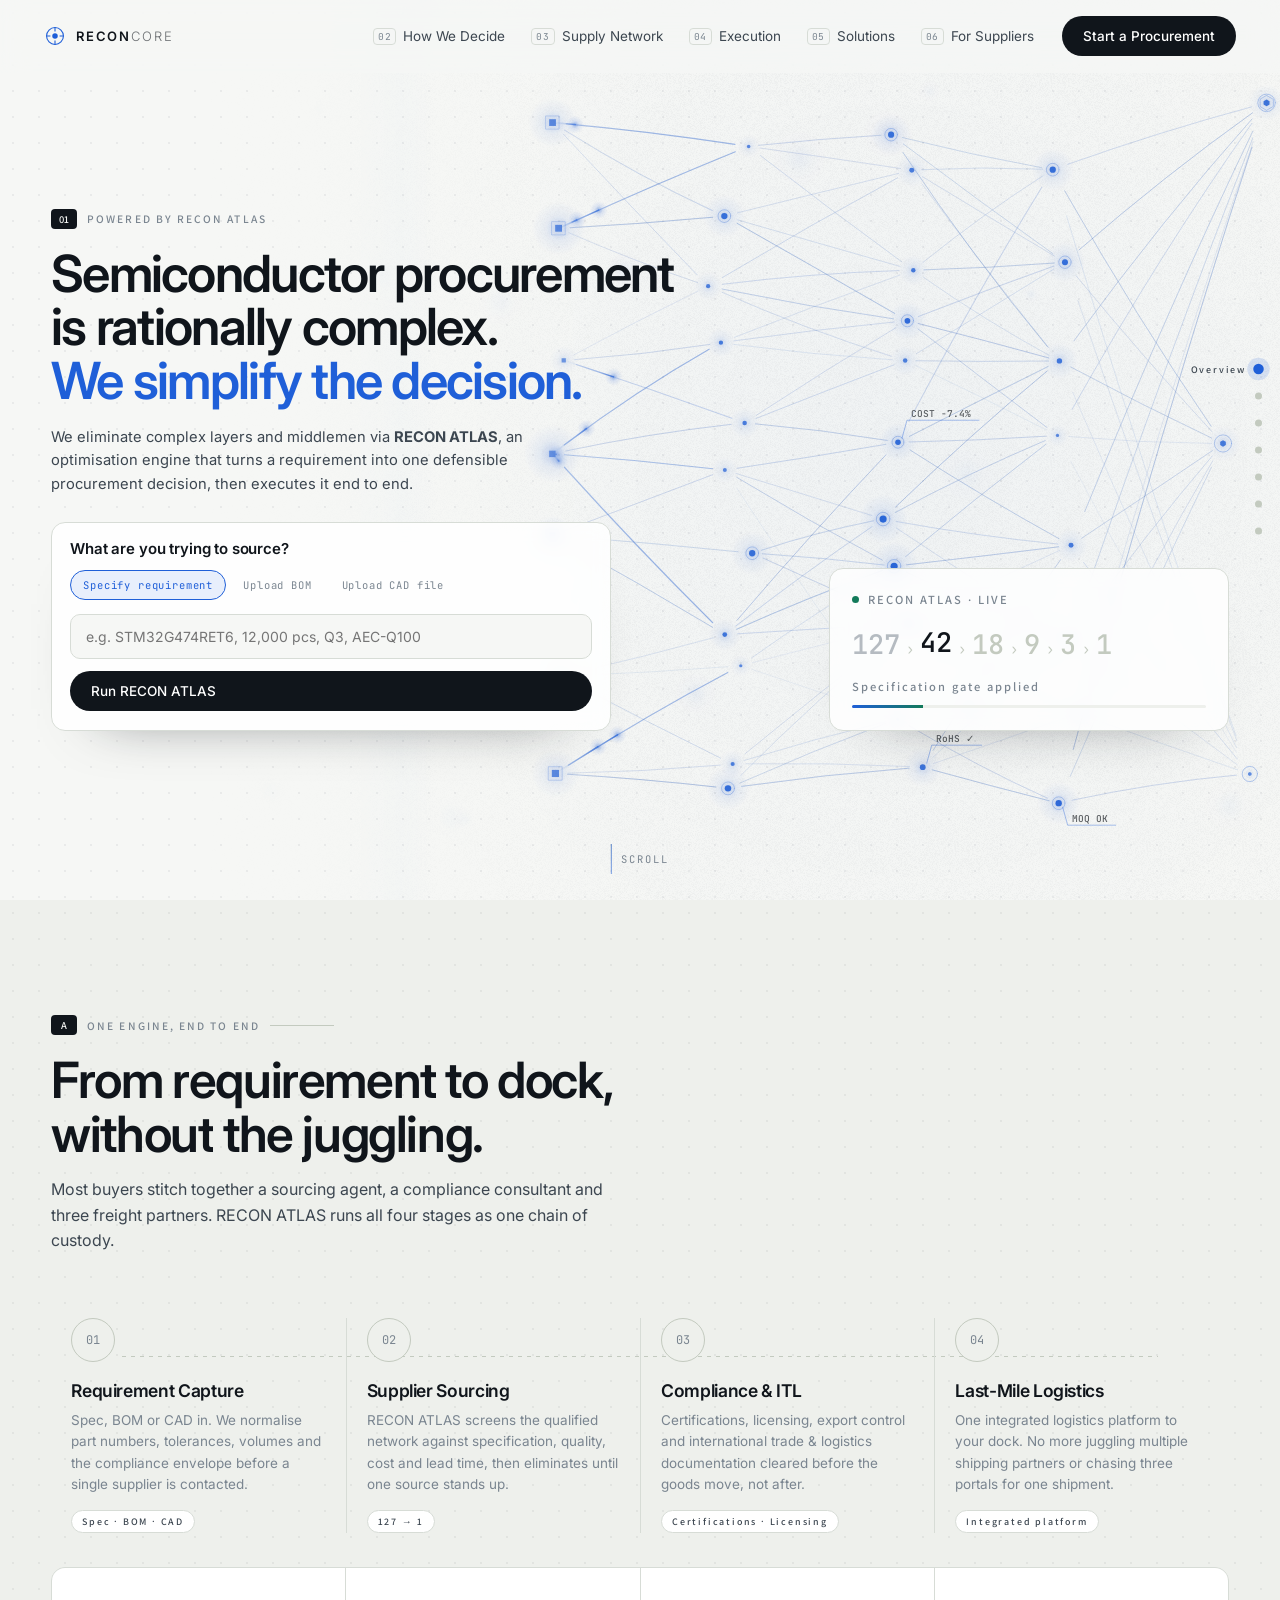
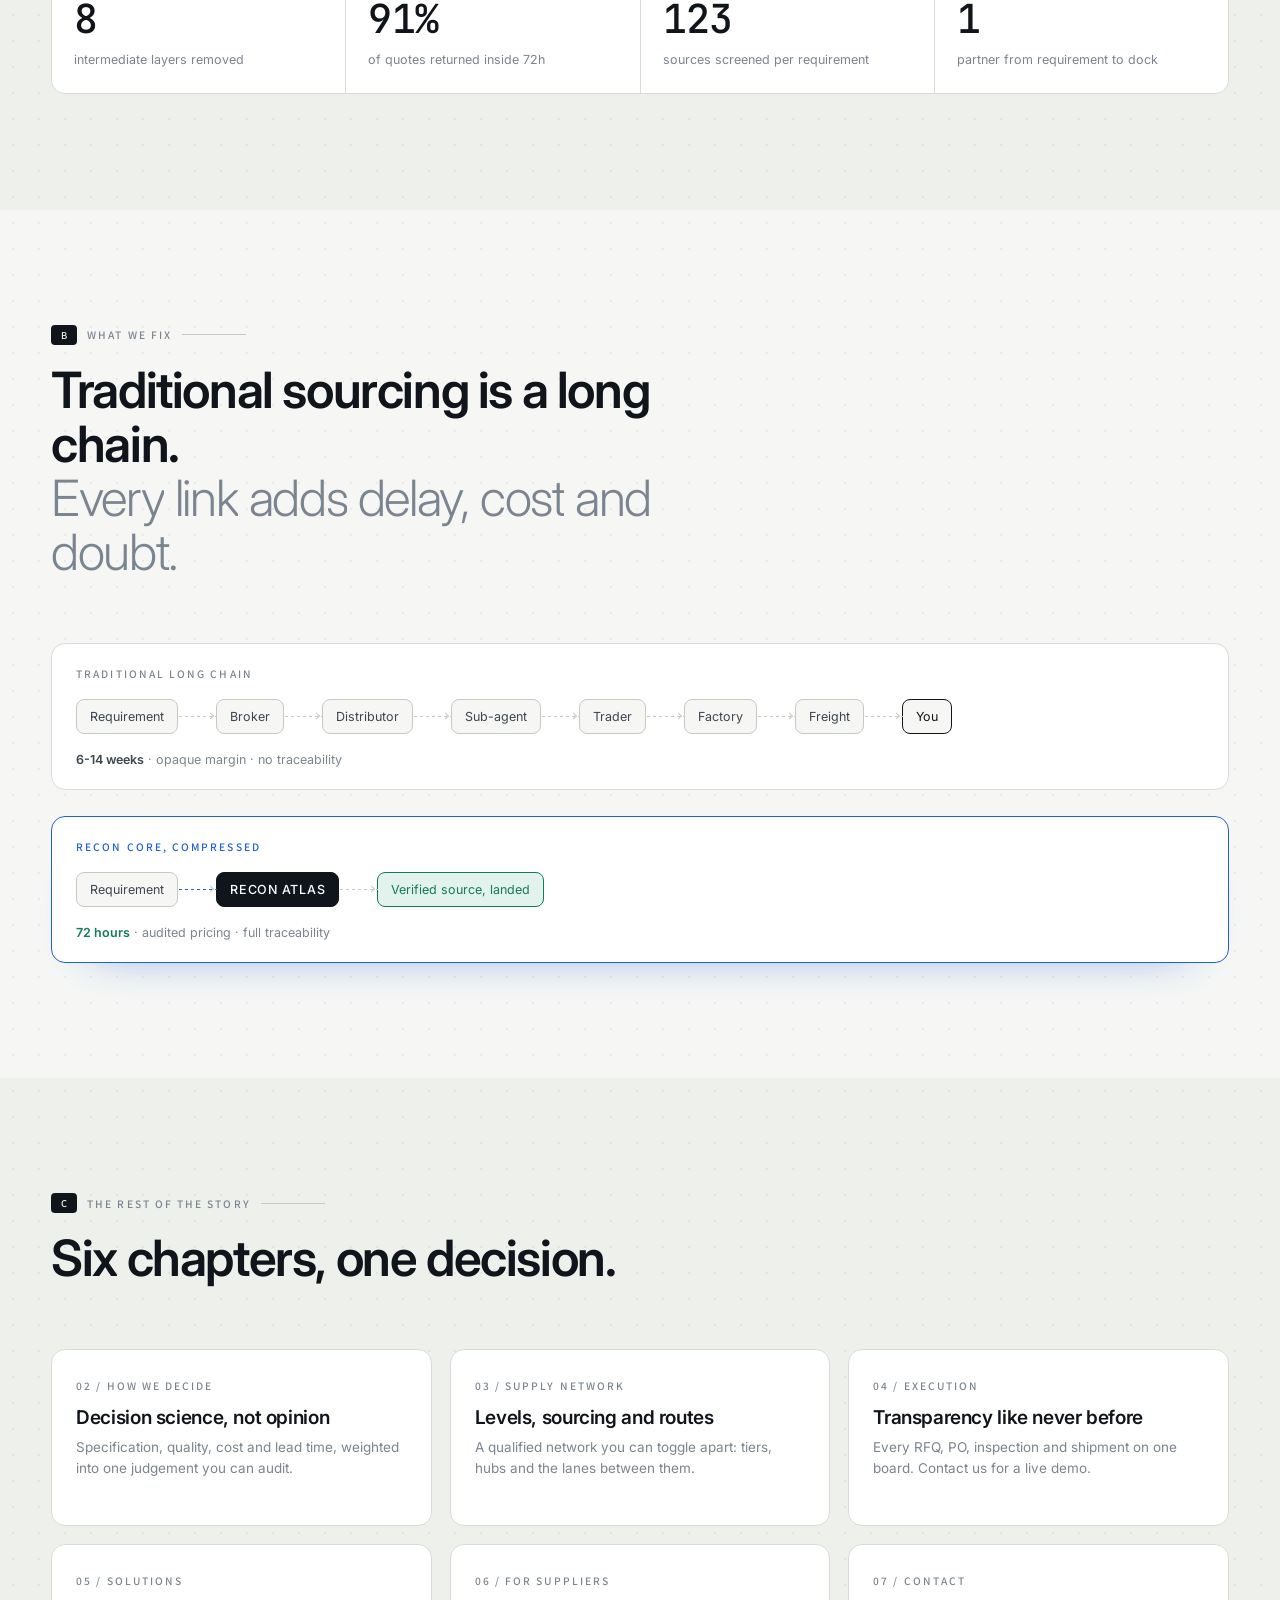
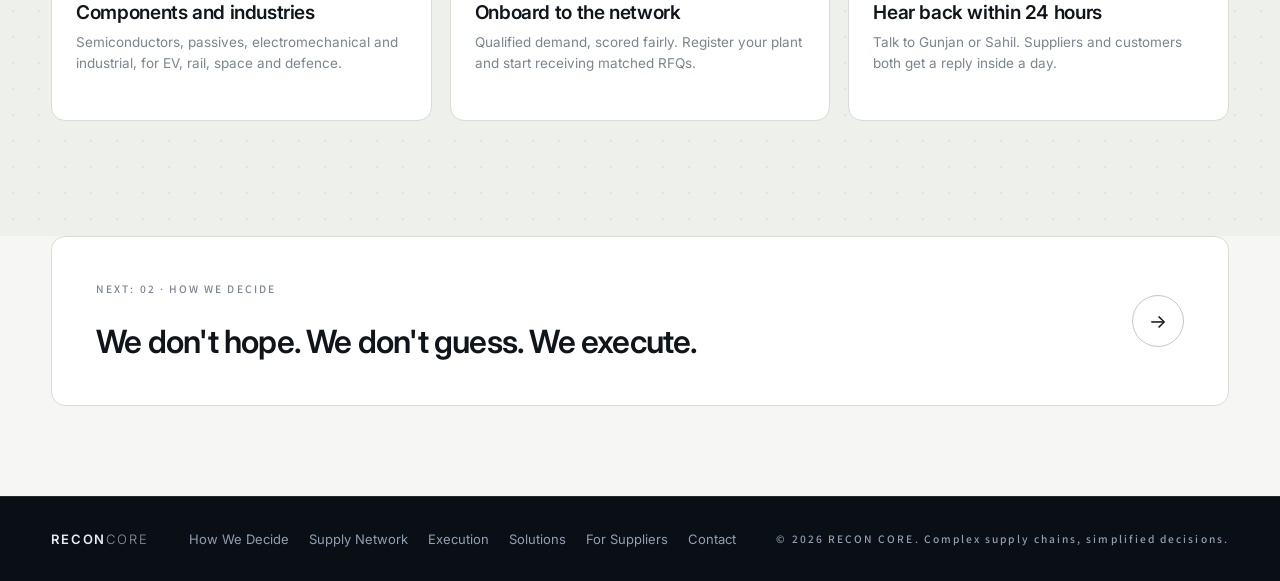
<file: index.html>
<!DOCTYPE html>
<html lang="en">
<head>
<meta charset="UTF-8" />
<meta name="viewport" content="width=device-width, initial-scale=1" />
<title>RECON CORE | Semiconductor procurement, simplified into a decision</title>
<meta name="description" content="RECON CORE eliminates complex layers and middlemen via RECON ATLAS, an optimisation engine for your procurement decisions." />
<link rel="icon" href="favicon.svg" type="image/svg+xml" />
<meta property="og:type" content="website" />
<meta property="og:site_name" content="RECON CORE" />
<meta property="og:title" content="RECON CORE | Semiconductor procurement, simplified into a decision" />
<meta property="og:description" content="RECON CORE eliminates complex layers and middlemen via RECON ATLAS, an optimisation engine for your procurement decisions." />
<meta name="twitter:card" content="summary_large_image" />
<meta name="twitter:title" content="RECON CORE | Semiconductor procurement, simplified into a decision" />
<meta name="twitter:description" content="RECON CORE eliminates complex layers and middlemen via RECON ATLAS, an optimisation engine for your procurement decisions." />
<meta name="theme-color" content="#0a0f16" />
<link rel="preconnect" href="https://fonts.googleapis.com" />
<link rel="preconnect" href="https://fonts.gstatic.com" crossorigin />
<link href="https://fonts.googleapis.com/css2?family=Assistant:wght@300;400;500;600;700&family=Inter:wght@300;400;500;600;700&family=JetBrains+Mono:wght@400;500&display=swap" rel="stylesheet" />
<link rel="stylesheet" href="css/styles.css" />
<link rel="stylesheet" href="css/shell.css" />
<link rel="stylesheet" href="css/motion.css" />
<link rel="stylesheet" href="css/polish.css" />
<link rel="stylesheet" href="css/type.css" />
</head>
<body data-page="home">

<!-- ============== HERO ============== -->
<section class="hero" id="hero">
  <canvas id="heroNet" class="hero__canvas" aria-hidden="true"></canvas>
  <div class="hero__inner">
    <div class="hero__copy">
      <p class="eyebrow"><span class="eyebrow__num">01</span> Powered by RECON ATLAS</p>
      <h1 class="hero__title">
        <span class="line"><span>Semiconductor procurement</span></span>
        <span class="line"><span>is rationally complex.</span></span>
        <span class="line line--accent"><span>We simplify the decision.</span></span>
      </h1>
      <p class="hero__sub">We eliminate complex layers and middlemen via <b>RECON ATLAS</b>, an optimisation engine that turns a requirement into one defensible procurement decision, then executes it end to end.</p>

      <!-- source intake: three ways in -->
      <div class="intake" id="intake">
        <div class="intake__head">What are you trying to source?</div>
        <div class="intake__tabs" role="tablist">
          <button class="intake__tab is-on" data-mode="spec" type="button" role="tab">Specify requirement</button>
          <button class="intake__tab" data-mode="bom" type="button" role="tab">Upload BOM</button>
          <button class="intake__tab" data-mode="cad" type="button" role="tab">Upload CAD file</button>
        </div>
        <form class="intake__body" id="intakeForm">
          <div class="intake__pane is-on" data-pane="spec">
            <input type="text" id="intakeSpec" placeholder="e.g. STM32G474RET6, 12,000 pcs, Q3, AEC-Q100" aria-label="Specify your requirement" />
          </div>
          <div class="intake__pane" data-pane="bom">
            <label class="drop" for="bomFile"><b>Drop your BOM</b><span>.csv, .xlsx or .txt. We parse line items and screen every part</span></label>
            <input type="file" id="bomFile" class="visually-hidden" />
          </div>
          <div class="intake__pane" data-pane="cad">
            <label class="drop" for="cadFile"><b>Drop your CAD file</b><span>.step, .iges or .dxf. We extract the spec envelope and match manufacturing</span></label>
            <input type="file" id="cadFile" class="visually-hidden" />
          </div>
          <button class="btn btn--solid" type="submit">Run RECON ATLAS</button>
        </form>
        <div class="intake__out" id="intakeOut" aria-live="polite"></div>
      </div>
    </div>

    <aside class="elim" id="elim" aria-label="Elimination sequence">
      <div class="elim__head"><span class="dot dot--live"></span><span>RECON ATLAS &middot; LIVE</span></div>
      <div class="elim__track" id="elimTrack">
        <span class="elim__n">127</span><i>&rsaquo;</i>
        <span class="elim__n">42</span><i>&rsaquo;</i>
        <span class="elim__n">18</span><i>&rsaquo;</i>
        <span class="elim__n">9</span><i>&rsaquo;</i>
        <span class="elim__n">3</span><i>&rsaquo;</i>
        <span class="elim__n elim__n--final">1</span>
      </div>
      <div class="elim__status" id="elimStatus">Scanning viable sources</div>
      <div class="elim__bar"><div class="elim__bar-fill" id="elimBar"></div></div>
    </aside>
  </div>
  <div class="hero__scroll" aria-hidden="true"><span></span>scroll</div>
</section>

<!-- ============== THE FLOW ============== -->
<section class="section section--paper" id="flow">
  <div class="wrap">
    <header class="sec-head reveal">
      <p class="eyebrow"><span class="eyebrow__num">A</span> One engine, end to end</p>
      <h2 class="sec-title">From requirement to dock, without the juggling.</h2>
      <p class="sec-sub">Most buyers stitch together a sourcing agent, a compliance consultant and three freight partners. RECON ATLAS runs all four stages as one chain of custody.</p>
    </header>

    <div class="flowline reveal" id="flowline">
      <article class="stage" data-stage="1">
        <span class="stage__n">01</span>
        <h3>Requirement Capture</h3>
        <p>Spec, BOM or CAD in. We normalise part numbers, tolerances, volumes and the compliance envelope before a single supplier is contacted.</p>
        <span class="stage__tag">Spec &middot; BOM &middot; CAD</span>
      </article>
      <article class="stage" data-stage="2">
        <span class="stage__n">02</span>
        <h3>Supplier Sourcing</h3>
        <p>RECON ATLAS screens the qualified network against specification, quality, cost and lead time, then eliminates until one source stands up.</p>
        <span class="stage__tag">127 &rarr; 1</span>
      </article>
      <article class="stage" data-stage="3">
        <span class="stage__n">03</span>
        <h3>Compliance &amp; ITL</h3>
        <p>Certifications, licensing, export control and international trade &amp; logistics documentation cleared before the goods move, not after.</p>
        <span class="stage__tag">Certifications &middot; Licensing</span>
      </article>
      <article class="stage" data-stage="4">
        <span class="stage__n">04</span>
        <h3>Last-Mile Logistics</h3>
        <p>One integrated logistics platform to your dock. No more juggling multiple shipping partners or chasing three portals for one shipment.</p>
        <span class="stage__tag">Integrated platform</span>
      </article>
    </div>

    <div class="stat-strip reveal">
      <div class="stat"><b data-count="8">0</b><span>intermediate layers removed</span></div>
      <div class="stat"><b data-count="94" data-suffix="%">0</b><span>of quotes returned inside 72h</span></div>
      <div class="stat"><b data-count="127">0</b><span>sources screened per requirement</span></div>
      <div class="stat"><b data-count="1">0</b><span>partner from requirement to dock</span></div>
    </div>
  </div>
</section>

<!-- ============== THE PROBLEM (teaser) ============== -->
<section class="section" id="problem">
  <div class="wrap">
    <header class="sec-head reveal">
      <p class="eyebrow"><span class="eyebrow__num">B</span> What we fix</p>
      <h2 class="sec-title">Traditional sourcing is a long chain.<br /><span class="muted">Every link adds delay, cost and doubt.</span></h2>
    </header>

    <div class="chain reveal" id="chain">
      <div class="chain__row">
        <div class="chain__label">TRADITIONAL LONG CHAIN</div>
        <div class="chain__nodes">
          <div class="cnode"><span>Requirement</span></div>
          <div class="cnode"><span>Broker</span></div>
          <div class="cnode"><span>Distributor</span></div>
          <div class="cnode"><span>Sub-agent</span></div>
          <div class="cnode"><span>Trader</span></div>
          <div class="cnode"><span>Factory</span></div>
          <div class="cnode"><span>Freight</span></div>
          <div class="cnode cnode--end"><span>You</span></div>
        </div>
        <div class="chain__meta"><b>6-14 weeks</b> &middot; opaque margin &middot; no traceability</div>
      </div>
      <div class="chain__row chain__row--core">
        <div class="chain__label">RECON CORE, COMPRESSED</div>
        <div class="chain__nodes chain__nodes--short">
          <div class="cnode"><span>Requirement</span></div>
          <div class="cnode cnode--core"><span>RECON ATLAS</span></div>
          <div class="cnode cnode--end"><span>Verified source, landed</span></div>
        </div>
        <div class="chain__meta chain__meta--core"><b>72 hours</b> &middot; audited pricing &middot; full traceability</div>
      </div>
    </div>
  </div>
</section>

<!-- ============== CHAPTER INDEX ============== -->
<section class="section section--paper" id="chapters">
  <div class="wrap">
    <header class="sec-head reveal">
      <p class="eyebrow"><span class="eyebrow__num">C</span> The rest of the story</p>
      <h2 class="sec-title">Six chapters, one decision.</h2>
    </header>
    <div class="paths reveal">
      <a class="pathcard" href="how-we-decide.html">
        <span class="pathcard__n">02 / HOW WE DECIDE</span>
        <h3>Decision science, not opinion</h3>
        <p>Specification, quality, cost and lead time, weighted into one judgement you can audit.</p>
        <span class="pathcard__line"></span>
      </a>
      <a class="pathcard" href="supply-network.html">
        <span class="pathcard__n">03 / SUPPLY NETWORK</span>
        <h3>Levels, sourcing and routes</h3>
        <p>A qualified network you can toggle apart: tiers, hubs and the lanes between them.</p>
        <span class="pathcard__line"></span>
      </a>
      <a class="pathcard" href="execution.html">
        <span class="pathcard__n">04 / EXECUTION</span>
        <h3>Transparency like never before</h3>
        <p>Every RFQ, PO, inspection and shipment on one board. Contact us for a live demo.</p>
        <span class="pathcard__line"></span>
      </a>
      <a class="pathcard" href="solutions.html">
        <span class="pathcard__n">05 / SOLUTIONS</span>
        <h3>Components and industries</h3>
        <p>Semiconductors, passives, electromechanical and industrial, for EV, rail, space and defence.</p>
        <span class="pathcard__line"></span>
      </a>
      <a class="pathcard" href="suppliers.html">
        <span class="pathcard__n">06 / FOR SUPPLIERS</span>
        <h3>Onboard to the network</h3>
        <p>Qualified demand, scored fairly. Register your plant and start receiving matched RFQs.</p>
        <span class="pathcard__line"></span>
      </a>
      <a class="pathcard" href="contact.html">
        <span class="pathcard__n">07 / CONTACT</span>
        <h3>Hear back within 24 hours</h3>
        <p>Talk to Gunjan or Sahil. Suppliers and customers both get a reply inside a day.</p>
        <span class="pathcard__line"></span>
      </a>
    </div>
  </div>
</section>

<script src="js/hero-network.js"></script>
<script src="js/decision-tree.js"></script>
<script src="js/supply-map.js"></script>
<script src="js/shell.js"></script>
<script src="js/pages.js"></script>
<script src="js/motion.js"></script>
</body>
</html>
</file>
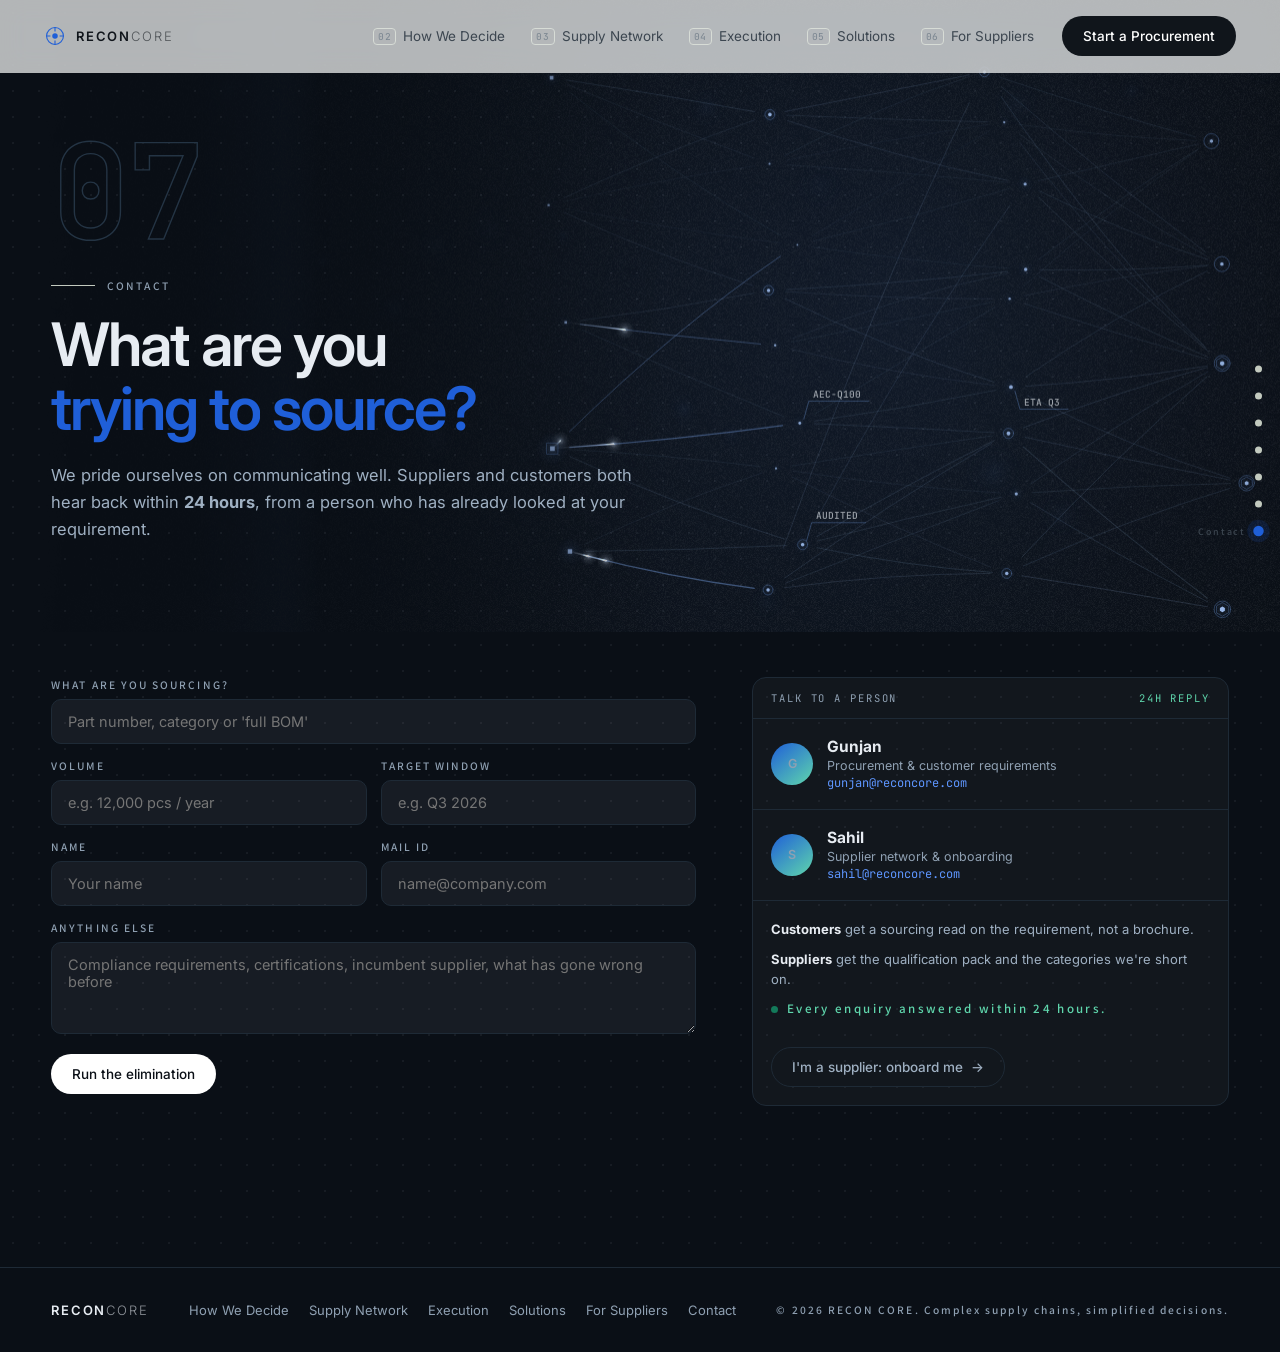
<file: contact.html>
<!DOCTYPE html>
<html lang="en">
<head>
<meta charset="UTF-8" />
<meta name="viewport" content="width=device-width, initial-scale=1" />
<title>Contact | RECON CORE</title>
<meta name="description" content="Tell us what you are trying to source. Suppliers and customers hear back within 24 hours." />
<link rel="icon" href="favicon.svg" type="image/svg+xml" />
<meta property="og:type" content="website" />
<meta property="og:site_name" content="RECON CORE" />
<meta property="og:title" content="Contact | RECON CORE" />
<meta property="og:description" content="Tell us what you are trying to source. Suppliers and customers hear back within 24 hours." />
<meta name="twitter:card" content="summary_large_image" />
<meta name="twitter:title" content="Contact | RECON CORE" />
<meta name="twitter:description" content="Tell us what you are trying to source. Suppliers and customers hear back within 24 hours." />
<meta name="theme-color" content="#0a0f16" />
<link rel="preconnect" href="https://fonts.googleapis.com" />
<link rel="preconnect" href="https://fonts.gstatic.com" crossorigin />
<link href="https://fonts.googleapis.com/css2?family=Assistant:wght@300;400;500;600;700&family=Inter:wght@300;400;500;600;700&family=JetBrains+Mono:wght@400;500&display=swap" rel="stylesheet" />
<link rel="stylesheet" href="css/styles.css" />
<link rel="stylesheet" href="css/shell.css" />
<link rel="stylesheet" href="css/motion.css" />
<link rel="stylesheet" href="css/polish.css" />
<link rel="stylesheet" href="css/type.css" />
</head>
<body data-page="contact">

<header class="chapter chapter--night">
  <canvas id="ctaNet" class="chapter__canvas" aria-hidden="true"></canvas>
  <div class="chapter__in">
    <span class="chapter__num">07</span>
    <p class="chapter__k">Contact</p>
    <h1 class="chapter__t">What are you<br /><em>trying to source?</em></h1>
    <p class="chapter__s">We pride ourselves on communicating well. Suppliers and customers both hear back within <b>24 hours</b>, from a person who has already looked at your requirement.</p>
  </div>
</header>

<section class="section section--night" id="start">
  <div class="wrap contact">
    <form class="form reveal" id="procForm">
      <div class="field">
        <label for="pWhat">WHAT ARE YOU SOURCING?</label>
        <input type="text" id="pWhat" placeholder="Part number, category or 'full BOM'" required />
      </div>
      <div class="form__row">
        <div class="field">
          <label for="pQty">VOLUME</label>
          <input type="text" id="pQty" placeholder="e.g. 12,000 pcs / year" />
        </div>
        <div class="field">
          <label for="pWhen">TARGET WINDOW</label>
          <input type="text" id="pWhen" placeholder="e.g. Q3 2026" />
        </div>
      </div>
      <div class="form__row">
        <div class="field">
          <label for="pName">NAME</label>
          <input type="text" id="pName" placeholder="Your name" required />
        </div>
        <div class="field">
          <label for="pMail">MAIL ID</label>
          <input type="email" id="pMail" placeholder="name@company.com" required />
        </div>
      </div>
      <div class="field">
        <label for="pNotes">ANYTHING ELSE</label>
        <textarea id="pNotes" placeholder="Compliance requirements, certifications, incumbent supplier, what has gone wrong before"></textarea>
      </div>
      <button class="btn btn--solid form__go" type="submit">Run the elimination</button>

      <div class="cta__out" id="ctaOut" aria-live="polite">
        <div class="cta__steps" id="ctaSteps"></div>
        <div class="cta__result" id="ctaResult"></div>
      </div>
    </form>

    <aside class="people reveal">
      <div class="panel-head panel-head--dark"><span>TALK TO A PERSON</span><span class="panel-head__right">24H REPLY</span></div>
      <article class="person">
        <span class="person__av" aria-hidden="true">G</span>
        <div>
          <b>Gunjan</b>
          <span>Procurement &amp; customer requirements</span>
          <a href="mailto:gunjan@reconcore.com">gunjan@reconcore.com</a>
        </div>
      </article>
      <article class="person">
        <span class="person__av" aria-hidden="true">S</span>
        <div>
          <b>Sahil</b>
          <span>Supplier network &amp; onboarding</span>
          <a href="mailto:sahil@reconcore.com">sahil@reconcore.com</a>
        </div>
      </article>
      <div class="people__note">
        <p><b>Customers</b> get a sourcing read on the requirement, not a brochure.</p>
        <p><b>Suppliers</b> get the qualification pack and the categories we're short on.</p>
        <p class="people__sla"><span class="dot dot--live"></span>Every enquiry answered within 24 hours.</p>
      </div>
      <a class="btn btn--ghost btn--ghost-dark people__alt" href="suppliers.html">I'm a supplier: onboard me <span aria-hidden="true">&rarr;</span></a>
    </aside>
  </div>
</section>

<script src="js/hero-network.js"></script>
<script src="js/decision-tree.js"></script>
<script src="js/supply-map.js"></script>
<script src="js/shell.js"></script>
<script src="js/pages.js"></script>
<script src="js/motion.js"></script>
</body>
</html>
</file>
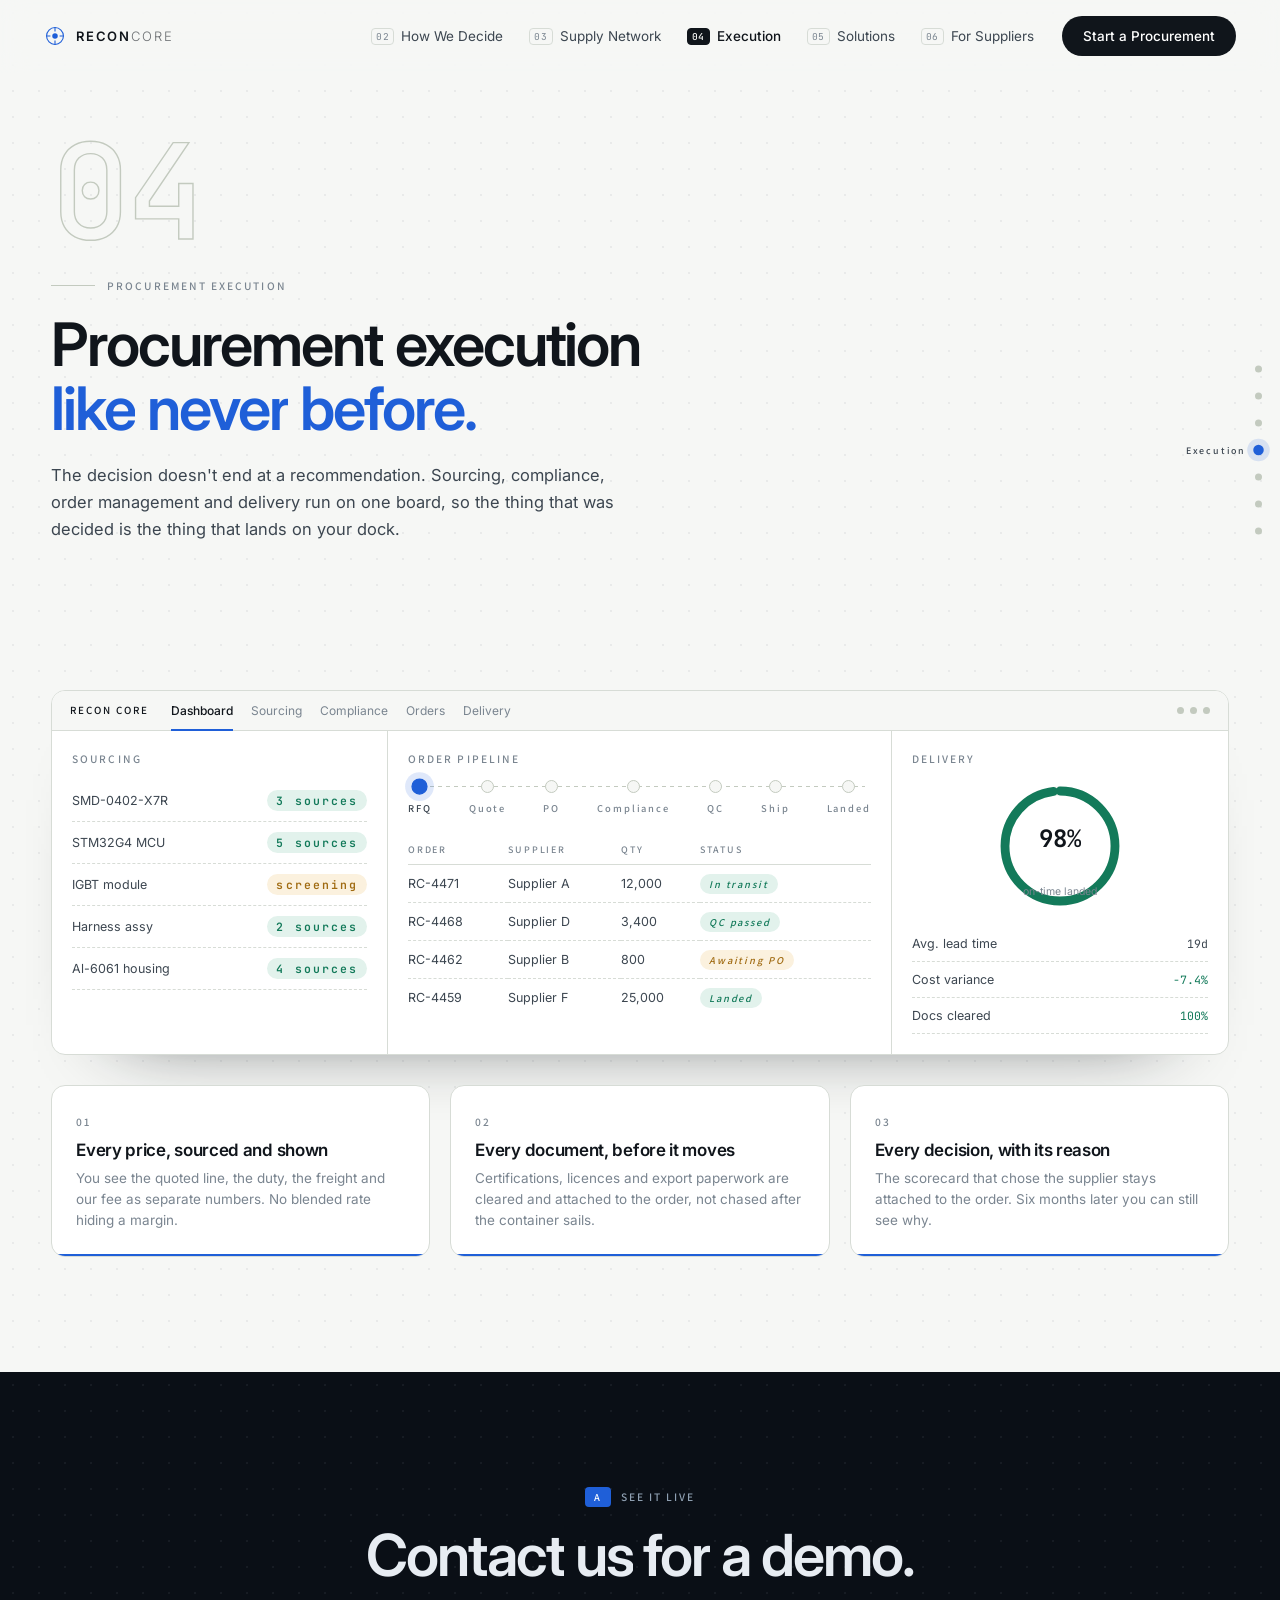
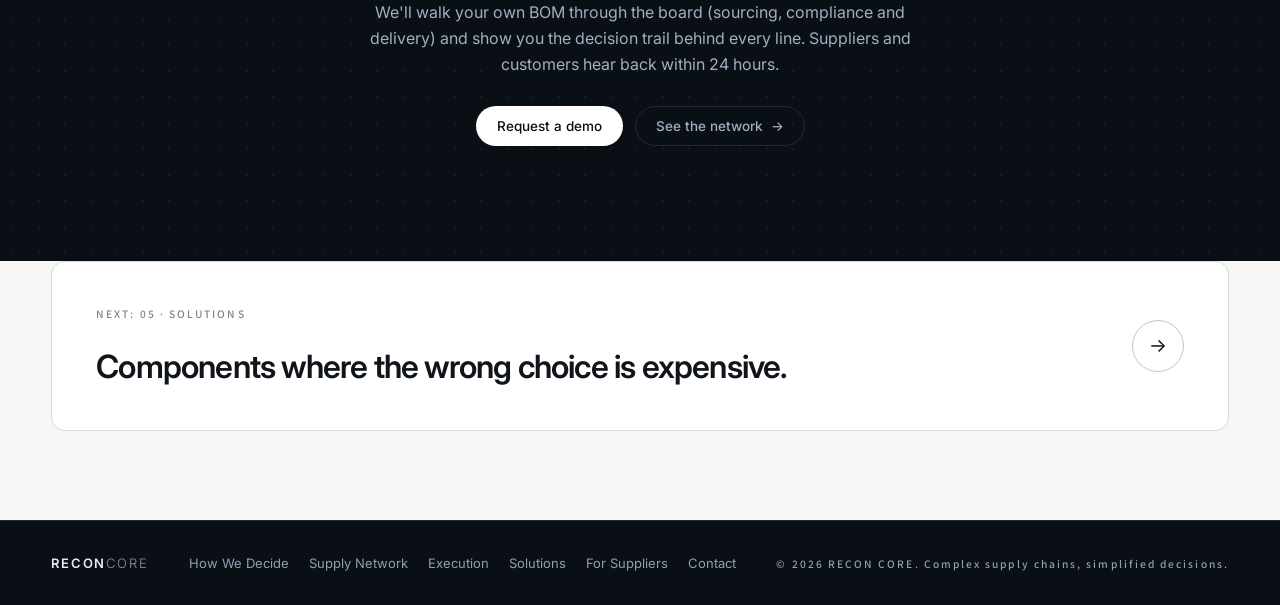
<file: execution.html>
<!DOCTYPE html>
<html lang="en">
<head>
<meta charset="UTF-8" />
<meta name="viewport" content="width=device-width, initial-scale=1" />
<title>Procurement Execution | RECON CORE</title>
<meta name="description" content="Procurement execution like never before: every RFQ, PO, inspection and shipment on one transparent board." />
<link rel="icon" href="favicon.svg" type="image/svg+xml" />
<meta property="og:type" content="website" />
<meta property="og:site_name" content="RECON CORE" />
<meta property="og:title" content="Procurement Execution | RECON CORE" />
<meta property="og:description" content="Procurement execution like never before: every RFQ, PO, inspection and shipment on one transparent board." />
<meta name="twitter:card" content="summary_large_image" />
<meta name="twitter:title" content="Procurement Execution | RECON CORE" />
<meta name="twitter:description" content="Procurement execution like never before: every RFQ, PO, inspection and shipment on one transparent board." />
<meta name="theme-color" content="#0a0f16" />
<link rel="preconnect" href="https://fonts.googleapis.com" />
<link rel="preconnect" href="https://fonts.gstatic.com" crossorigin />
<link href="https://fonts.googleapis.com/css2?family=Assistant:wght@300;400;500;600;700&family=Inter:wght@300;400;500;600;700&family=JetBrains+Mono:wght@400;500&display=swap" rel="stylesheet" />
<link rel="stylesheet" href="css/styles.css" />
<link rel="stylesheet" href="css/shell.css" />
<link rel="stylesheet" href="css/motion.css" />
<link rel="stylesheet" href="css/polish.css" />
<link rel="stylesheet" href="css/type.css" />
</head>
<body data-page="execution">

<header class="chapter">
  <div class="chapter__in">
    <span class="chapter__num">04</span>
    <p class="chapter__k">Procurement execution</p>
    <h1 class="chapter__t">Procurement execution<br /><em>like never before.</em></h1>
    <p class="chapter__s">The decision doesn't end at a recommendation. Sourcing, compliance, order management and delivery run on one board, so the thing that was decided is the thing that lands on your dock.</p>
  </div>
</header>

<section class="section" id="dashboard">
  <div class="wrap">
    <div class="dash reveal" id="dash">
      <div class="dash__bar">
        <span class="dash__logo">RECON CORE</span>
        <span class="dash__tabs"><b class="is-on">Dashboard</b><b>Sourcing</b><b>Compliance</b><b>Orders</b><b>Delivery</b></span>
        <span class="dash__dots"><i></i><i></i><i></i></span>
      </div>
      <div class="dash__body">
        <div class="dash__col">
          <div class="dash__k">SOURCING</div>
          <div class="drow"><span>SMD-0402-X7R</span><em class="chip chip--ok">3 sources</em></div>
          <div class="drow"><span>STM32G4 MCU</span><em class="chip chip--ok">5 sources</em></div>
          <div class="drow"><span>IGBT module</span><em class="chip chip--warn">screening</em></div>
          <div class="drow"><span>Harness assy</span><em class="chip chip--ok">2 sources</em></div>
          <div class="drow"><span>Al-6061 housing</span><em class="chip chip--ok">4 sources</em></div>
        </div>
        <div class="dash__col dash__col--wide">
          <div class="dash__k">ORDER PIPELINE</div>
          <div class="pipe" id="pipe">
            <div class="pipe__step"><i></i><span>RFQ</span></div>
            <div class="pipe__step"><i></i><span>Quote</span></div>
            <div class="pipe__step"><i></i><span>PO</span></div>
            <div class="pipe__step"><i></i><span>Compliance</span></div>
            <div class="pipe__step"><i></i><span>QC</span></div>
            <div class="pipe__step"><i></i><span>Ship</span></div>
            <div class="pipe__step"><i></i><span>Landed</span></div>
          </div>
          <table class="dtable">
            <tbody>
            <tr><th>ORDER</th><th>SUPPLIER</th><th>QTY</th><th>STATUS</th></tr>
            <tr><td>RC-4471</td><td>Supplier A</td><td>12,000</td><td><em class="chip chip--ok">In transit</em></td></tr>
            <tr><td>RC-4468</td><td>Supplier D</td><td>3,400</td><td><em class="chip chip--ok">QC passed</em></td></tr>
            <tr><td>RC-4462</td><td>Supplier B</td><td>800</td><td><em class="chip chip--warn">Awaiting PO</em></td></tr>
            <tr><td>RC-4459</td><td>Supplier F</td><td>25,000</td><td><em class="chip chip--ok">Landed</em></td></tr>
            </tbody>
          </table>
        </div>
        <div class="dash__col">
          <div class="dash__k">DELIVERY</div>
          <div class="gauge">
            <svg viewBox="0 0 120 120" aria-hidden="true"><circle cx="60" cy="60" r="50" class="gauge__bg"/><circle cx="60" cy="60" r="50" class="gauge__fg" id="gaugeFg"/></svg>
            <span class="gauge__num"><b data-count="98">0</b>%</span>
            <small>on-time landed</small>
          </div>
          <div class="drow"><span>Avg. lead time</span><em>19d</em></div>
          <div class="drow"><span>Cost variance</span><em class="ok">-7.4%</em></div>
          <div class="drow"><span>Docs cleared</span><em class="ok">100%</em></div>
        </div>
      </div>
    </div>

    <div class="transp reveal">
      <article class="tcard">
        <span class="tcard__n">01</span>
        <h3>Every price, sourced and shown</h3>
        <p>You see the quoted line, the duty, the freight and our fee as separate numbers. No blended rate hiding a margin.</p>
      </article>
      <article class="tcard">
        <span class="tcard__n">02</span>
        <h3>Every document, before it moves</h3>
        <p>Certifications, licences and export paperwork are cleared and attached to the order, not chased after the container sails.</p>
      </article>
      <article class="tcard">
        <span class="tcard__n">03</span>
        <h3>Every decision, with its reason</h3>
        <p>The scorecard that chose the supplier stays attached to the order. Six months later you can still see why.</p>
      </article>
    </div>
  </div>
</section>

<section class="section section--night demo">
  <div class="wrap demo__in reveal">
    <p class="eyebrow"><span class="eyebrow__num">A</span> See it live</p>
    <h2 class="demo__t">Contact us for a demo.</h2>
    <p class="demo__s">We'll walk your own BOM through the board (sourcing, compliance and delivery) and show you the decision trail behind every line. Suppliers and customers hear back within 24 hours.</p>
    <div class="demo__go">
      <a class="btn btn--solid" href="contact.html">Request a demo</a>
      <a class="btn btn--ghost btn--ghost-dark" href="supply-network.html">See the network <span aria-hidden="true">&rarr;</span></a>
    </div>
  </div>
</section>

<script src="js/hero-network.js"></script>
<script src="js/decision-tree.js"></script>
<script src="js/supply-map.js"></script>
<script src="js/shell.js"></script>
<script src="js/pages.js"></script>
<script src="js/motion.js"></script>
</body>
</html>
</file>
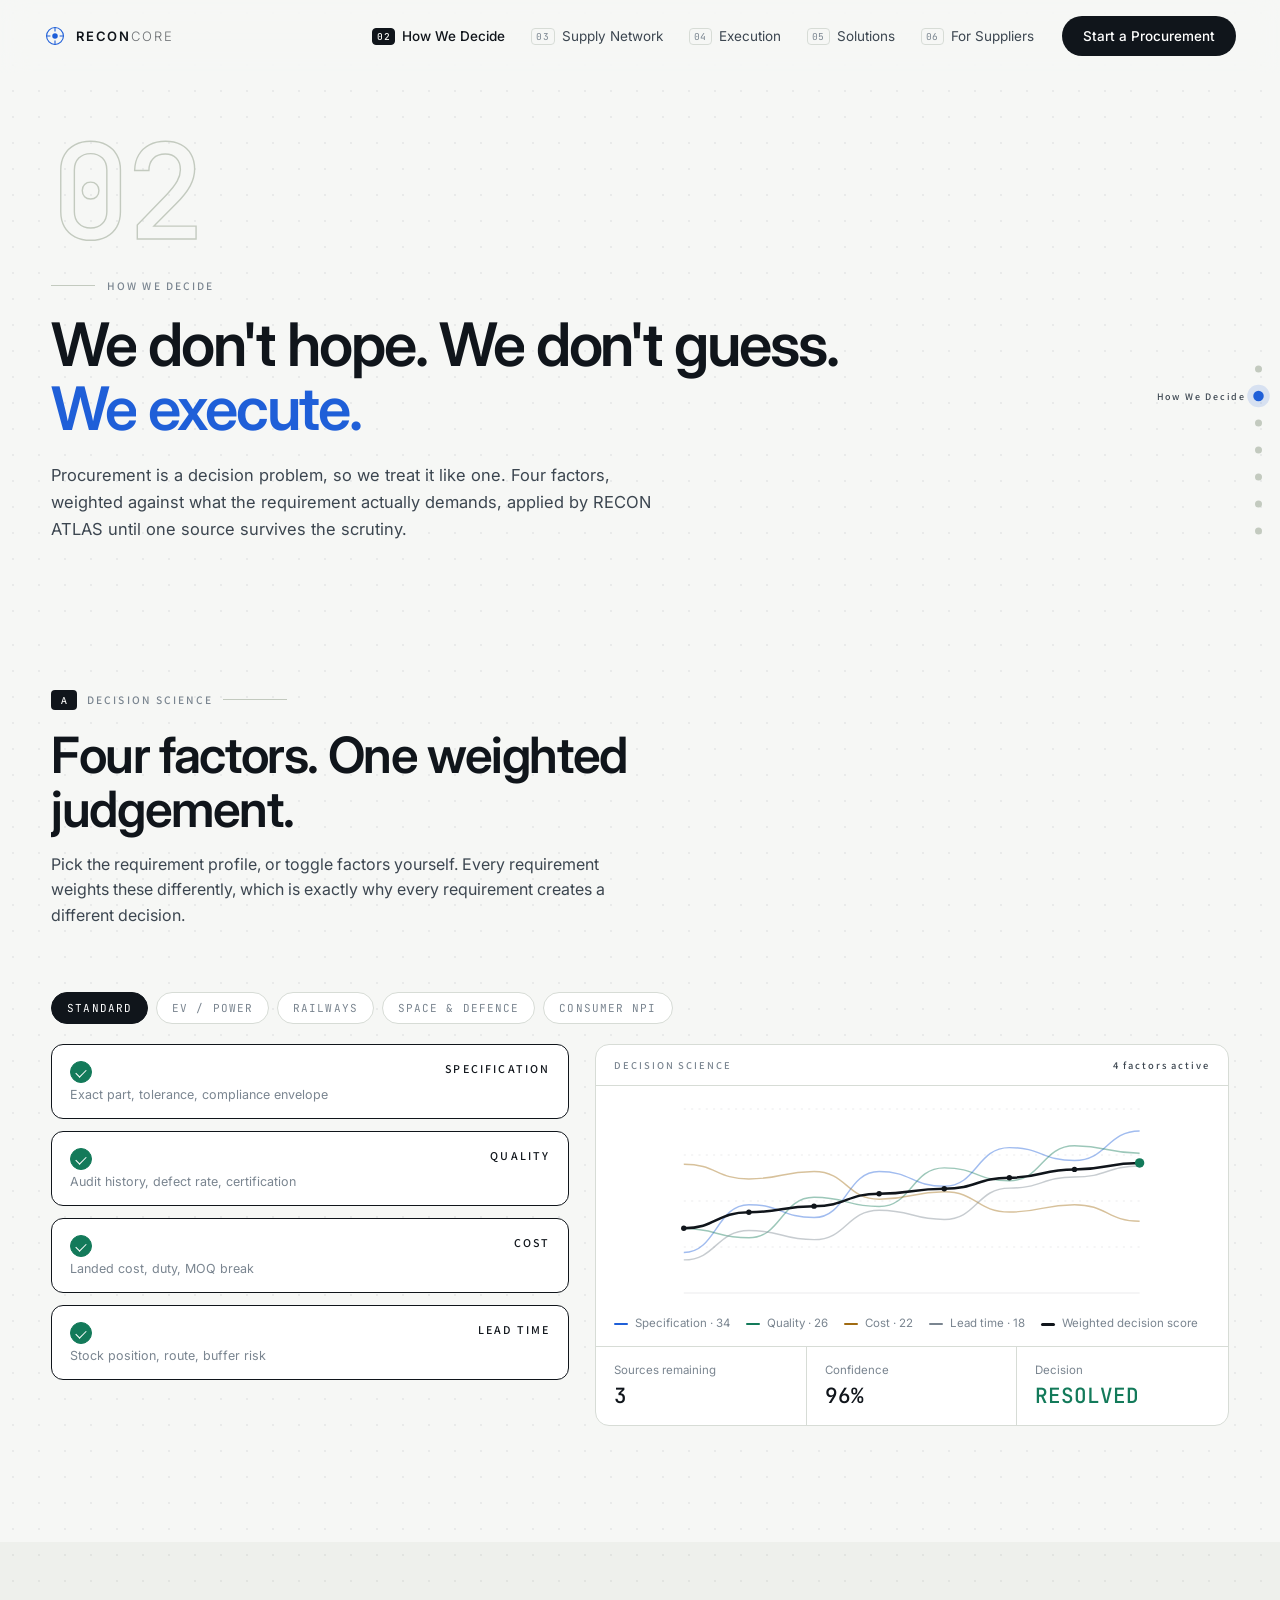
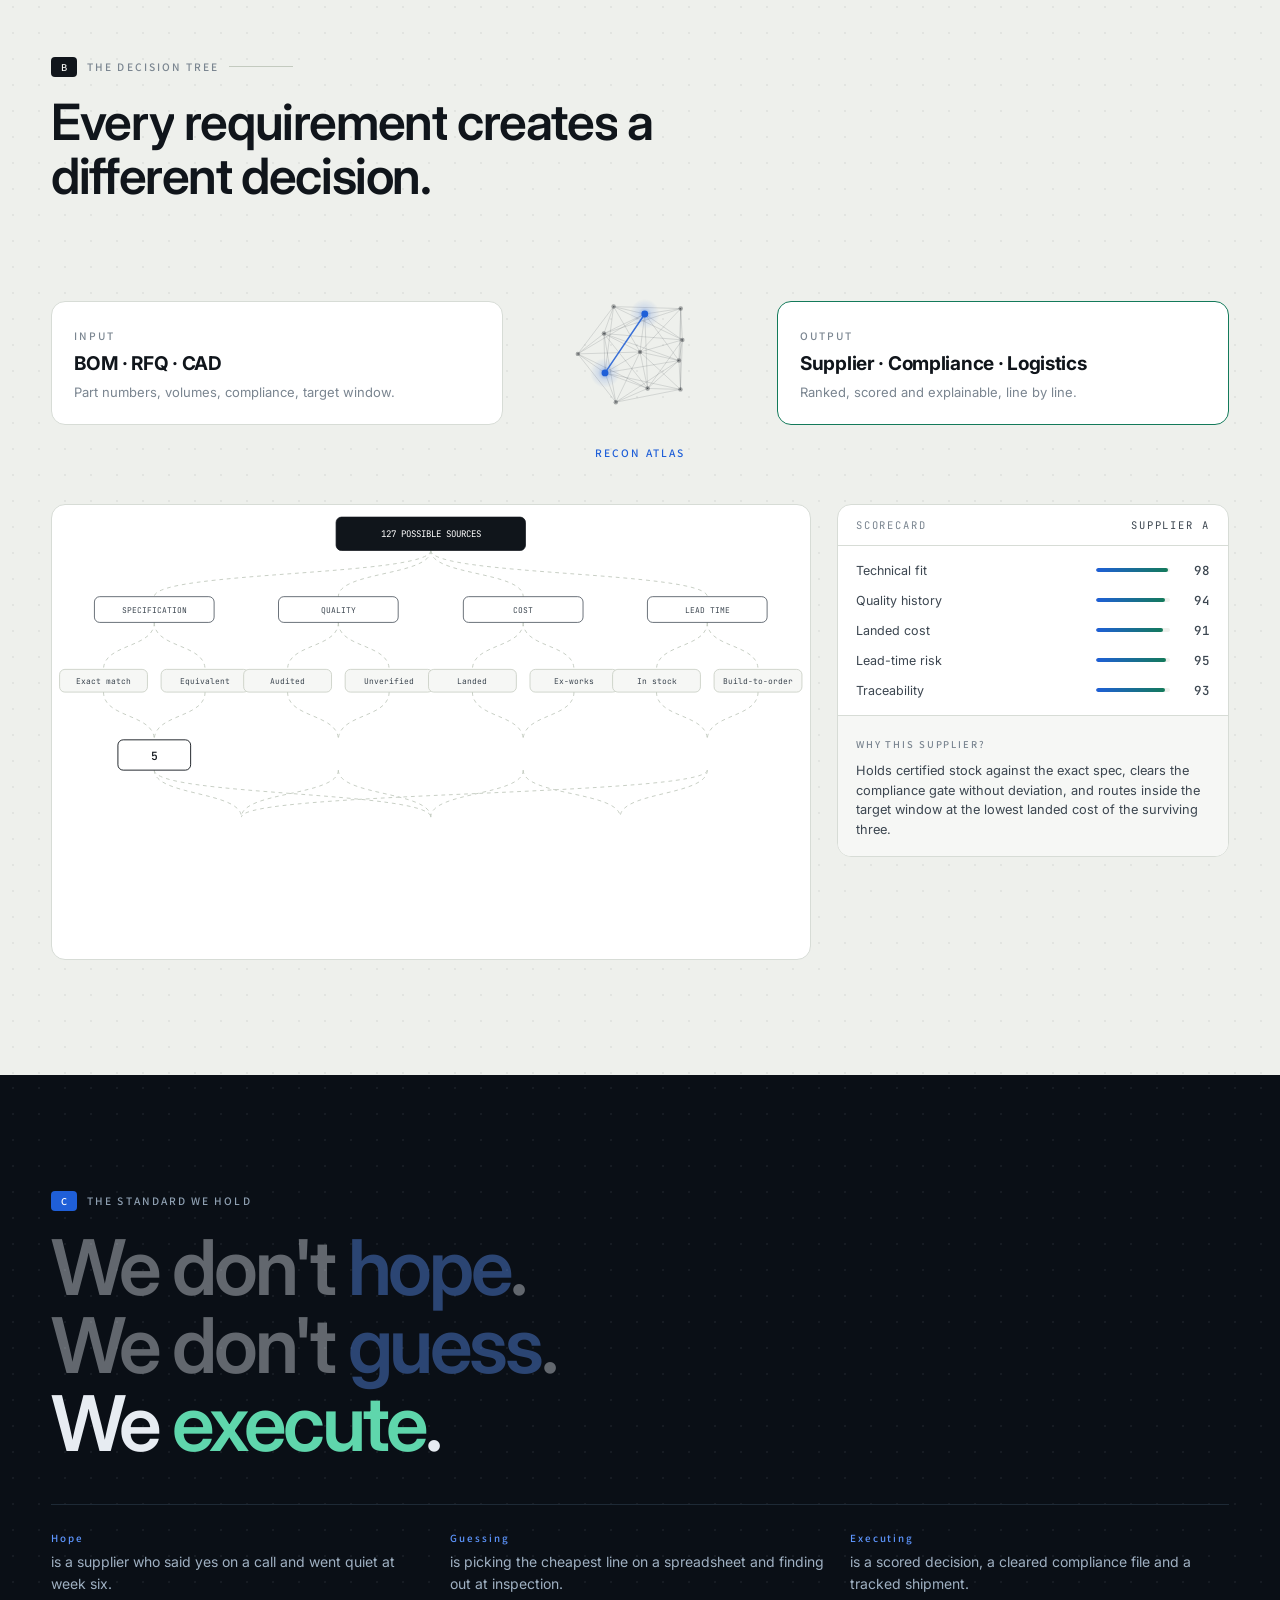
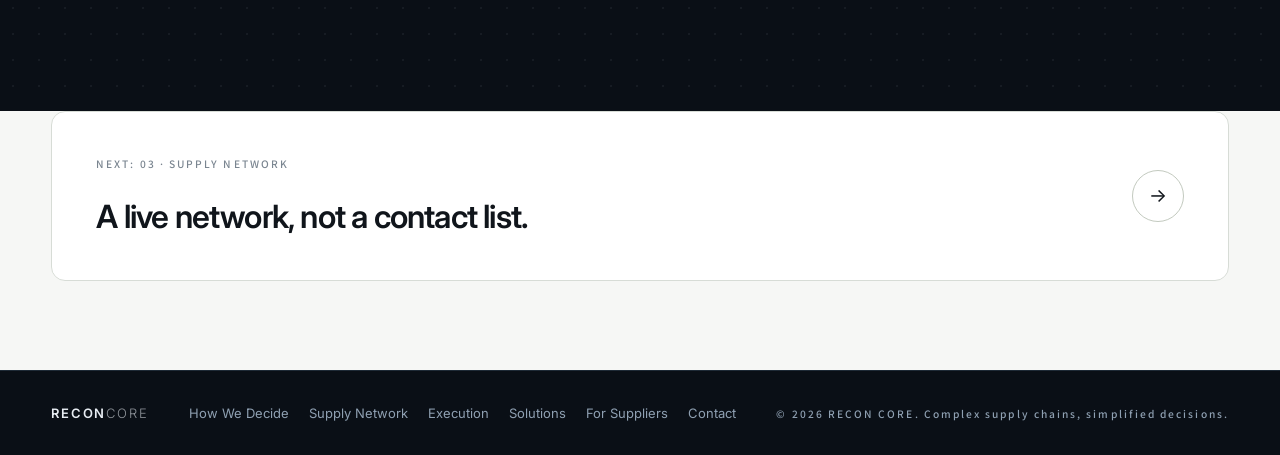
<file: how-we-decide.html>
<!DOCTYPE html>
<html lang="en">
<head>
<meta charset="UTF-8" />
<meta name="viewport" content="width=device-width, initial-scale=1" />
<title>How We Decide | RECON CORE</title>
<meta name="description" content="Decision science applied to procurement: specification, quality, cost and lead time, weighted into one auditable decision by RECON ATLAS." />
<link rel="icon" href="favicon.svg" type="image/svg+xml" />
<meta property="og:type" content="website" />
<meta property="og:site_name" content="RECON CORE" />
<meta property="og:title" content="How We Decide | RECON CORE" />
<meta property="og:description" content="Decision science applied to procurement: specification, quality, cost and lead time, weighted into one auditable decision by RECON ATLAS." />
<meta name="twitter:card" content="summary_large_image" />
<meta name="twitter:title" content="How We Decide | RECON CORE" />
<meta name="twitter:description" content="Decision science applied to procurement: specification, quality, cost and lead time, weighted into one auditable decision by RECON ATLAS." />
<meta name="theme-color" content="#0a0f16" />
<link rel="preconnect" href="https://fonts.googleapis.com" />
<link rel="preconnect" href="https://fonts.gstatic.com" crossorigin />
<link href="https://fonts.googleapis.com/css2?family=Assistant:wght@300;400;500;600;700&family=Inter:wght@300;400;500;600;700&family=JetBrains+Mono:wght@400;500&display=swap" rel="stylesheet" />
<link rel="stylesheet" href="css/styles.css" />
<link rel="stylesheet" href="css/shell.css" />
<link rel="stylesheet" href="css/motion.css" />
<link rel="stylesheet" href="css/polish.css" />
<link rel="stylesheet" href="css/type.css" />
</head>
<body data-page="decide">

<header class="chapter">
  <div class="chapter__in">
    <span class="chapter__num">02</span>
    <p class="chapter__k">How we decide</p>
    <h1 class="chapter__t">We don't hope. We don't guess.<br /><em>We execute.</em></h1>
    <p class="chapter__s">Procurement is a decision problem, so we treat it like one. Four factors, weighted against what the requirement actually demands, applied by RECON ATLAS until one source survives the scrutiny.</p>
  </div>
</header>

<!-- ============== DECISION SCIENCE ============== -->
<section class="section" id="science">
  <div class="wrap">
    <header class="sec-head reveal">
      <p class="eyebrow"><span class="eyebrow__num">A</span> Decision science</p>
      <h2 class="sec-title">Four factors. One weighted judgement.</h2>
      <p class="sec-sub">Pick the requirement profile, or toggle factors yourself. Every requirement weights these differently, which is exactly why every requirement creates a different decision.</p>
    </header>

    <div class="presets reveal" id="presets">
      <button class="preset is-on" data-preset="standard" type="button">STANDARD</button>
      <button class="preset" data-preset="ev" type="button">EV / POWER</button>
      <button class="preset" data-preset="rail" type="button">RAILWAYS</button>
      <button class="preset" data-preset="defence" type="button">SPACE &amp; DEFENCE</button>
      <button class="preset" data-preset="consumer" type="button">CONSUMER NPI</button>
    </div>

    <div class="think reveal">
      <div class="think__factors" id="factors">
        <button class="factor is-on" data-factor="spec" data-weight="34" type="button">
          <span class="factor__k">SPECIFICATION</span>
          <span class="factor__v">Exact part, tolerance, compliance envelope</span>
          <span class="factor__check" aria-hidden="true"></span>
        </button>
        <button class="factor is-on" data-factor="quality" data-weight="26" type="button">
          <span class="factor__k">QUALITY</span>
          <span class="factor__v">Audit history, defect rate, certification</span>
          <span class="factor__check" aria-hidden="true"></span>
        </button>
        <button class="factor is-on" data-factor="cost" data-weight="22" type="button">
          <span class="factor__k">COST</span>
          <span class="factor__v">Landed cost, duty, MOQ break</span>
          <span class="factor__check" aria-hidden="true"></span>
        </button>
        <button class="factor is-on" data-factor="lead" data-weight="18" type="button">
          <span class="factor__k">LEAD TIME</span>
          <span class="factor__v">Stock position, route, buffer risk</span>
          <span class="factor__check" aria-hidden="true"></span>
        </button>
      </div>

      <div class="think__panel">
        <div class="panel-head">
          <span>DECISION SCIENCE</span>
          <span class="panel-head__right" id="factorCount">4 factors active</span>
        </div>
        <svg class="think__chart" id="thinkChart" viewBox="0 0 480 220" aria-hidden="true"></svg>
        <div class="think__legend" id="thinkLegend"></div>
        <div class="think__out">
          <div><span>Sources remaining</span><b id="thinkRemaining">3</b></div>
          <div><span>Confidence</span><b id="thinkConf">96%</b></div>
          <div><span>Decision</span><b class="ok" id="thinkVerdict">RESOLVED</b></div>
        </div>
      </div>
    </div>
  </div>
</section>

<!-- ============== EVERY REQUIREMENT ============== -->
<section class="section section--paper" id="tree">
  <div class="wrap">
    <header class="sec-head reveal">
      <p class="eyebrow"><span class="eyebrow__num">B</span> The decision tree</p>
      <h2 class="sec-title">Every requirement creates a different decision.</h2>
    </header>

    <div class="io reveal">
      <div class="io__box">
        <span class="io__k">INPUT</span>
        <b>BOM &middot; RFQ &middot; CAD</b>
        <p>Part numbers, volumes, compliance, target window.</p>
      </div>
      <div class="io__mid">
        <canvas id="coreNet" class="io__canvas" aria-hidden="true"></canvas>
        <span class="io__label">RECON ATLAS</span>
      </div>
      <div class="io__box io__box--out">
        <span class="io__k">OUTPUT</span>
        <b>Supplier &middot; Compliance &middot; Logistics</b>
        <p>Ranked, scored and explainable, line by line.</p>
      </div>
    </div>

    <div class="treewrap reveal" id="treewrap">
      <svg id="treeSvg" class="tree" viewBox="0 0 1000 600" role="img" aria-label="Decision tree narrowing 127 sources to one recommendation"></svg>
      <aside class="scorecard" id="scorecard">
        <div class="panel-head"><span>SCORECARD</span><span class="panel-head__right">SUPPLIER A</span></div>
        <ul class="scorecard__list">
          <li data-score="98"><span>Technical fit</span><i></i><b>98</b></li>
          <li data-score="94"><span>Quality history</span><i></i><b>94</b></li>
          <li data-score="91"><span>Landed cost</span><i></i><b>91</b></li>
          <li data-score="95"><span>Lead-time risk</span><i></i><b>95</b></li>
          <li data-score="93"><span>Traceability</span><i></i><b>93</b></li>
        </ul>
        <div class="scorecard__why">
          <span>WHY THIS SUPPLIER?</span>
          <p>Holds certified stock against the exact spec, clears the compliance gate without deviation, and routes inside the target window at the lowest landed cost of the surviving three.</p>
        </div>
      </aside>
    </div>
  </div>
</section>

<!-- ============== STATEMENT ============== -->
<section class="section section--night statement">
  <div class="wrap statement__in reveal">
    <p class="eyebrow"><span class="eyebrow__num">C</span> The standard we hold</p>
    <h2 class="statement__t">
      <span>We don't <em>hope</em>.</span>
      <span>We don't <em>guess</em>.</span>
      <span class="statement__x">We <em>execute</em>.</span>
    </h2>
    <div class="statement__grid">
      <div><b>Hope</b><span>is a supplier who said yes on a call and went quiet at week six.</span></div>
      <div><b>Guessing</b><span>is picking the cheapest line on a spreadsheet and finding out at inspection.</span></div>
      <div><b>Executing</b><span>is a scored decision, a cleared compliance file and a tracked shipment.</span></div>
    </div>
  </div>
</section>

<script src="js/hero-network.js"></script>
<script src="js/decision-tree.js"></script>
<script src="js/supply-map.js"></script>
<script src="js/shell.js"></script>
<script src="js/pages.js"></script>
<script src="js/motion.js"></script>
</body>
</html>
</file>
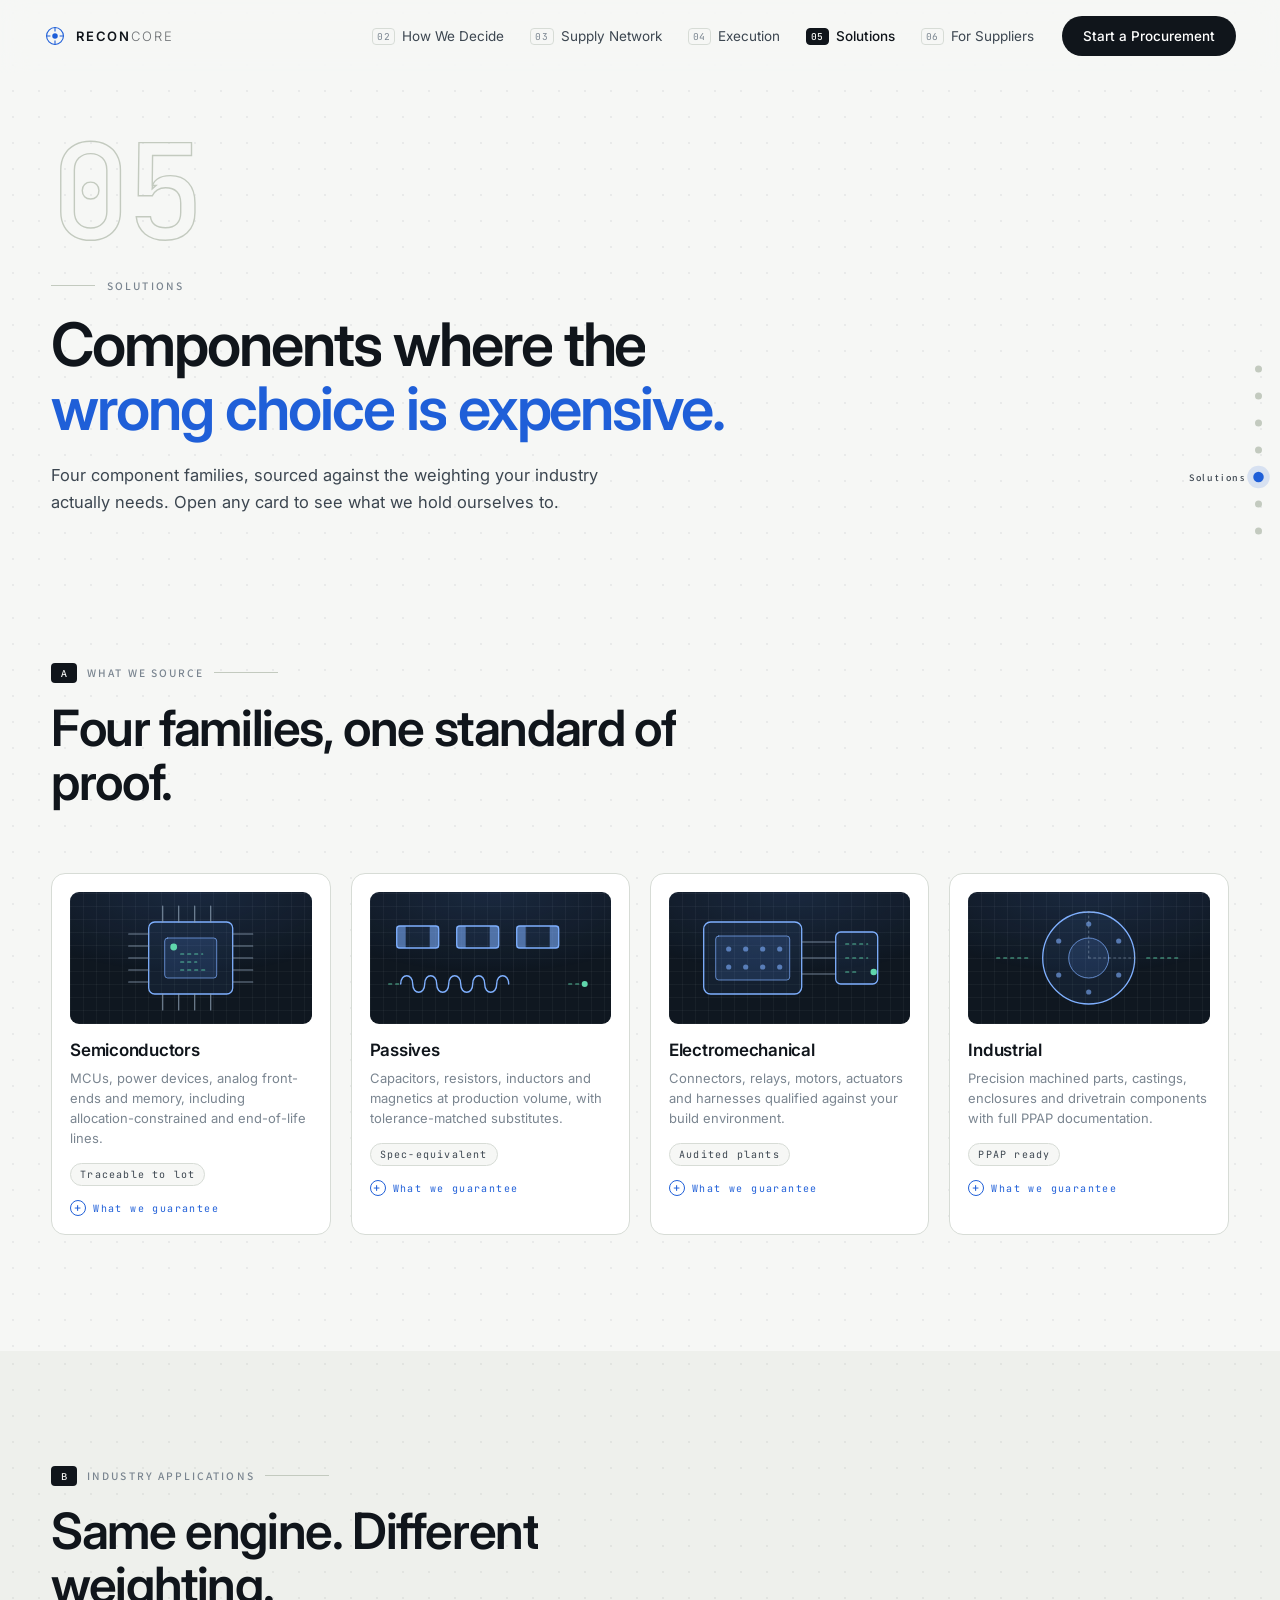
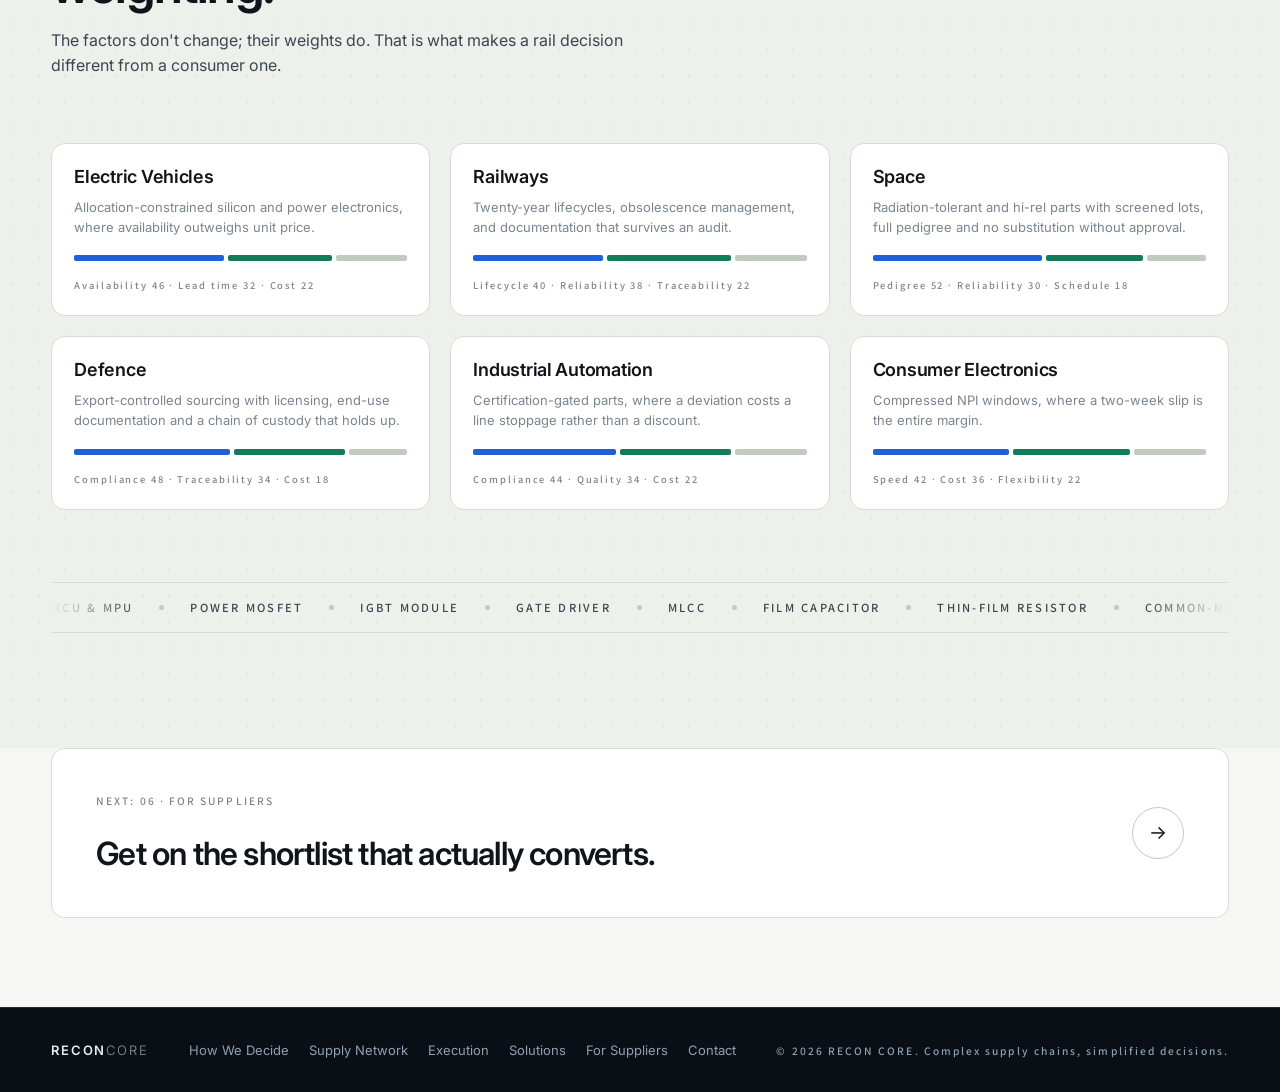
<file: solutions.html>
<!DOCTYPE html>
<html lang="en">
<head>
<meta charset="UTF-8" />
<meta name="viewport" content="width=device-width, initial-scale=1" />
<title>Solutions | RECON CORE</title>
<meta name="description" content="Semiconductors, passives, electromechanical and industrial components for EV, railways, space, defence and industrial automation." />
<link rel="icon" href="favicon.svg" type="image/svg+xml" />
<meta property="og:type" content="website" />
<meta property="og:site_name" content="RECON CORE" />
<meta property="og:title" content="Solutions | RECON CORE" />
<meta property="og:description" content="Semiconductors, passives, electromechanical and industrial components for EV, railways, space, defence and industrial automation." />
<meta name="twitter:card" content="summary_large_image" />
<meta name="twitter:title" content="Solutions | RECON CORE" />
<meta name="twitter:description" content="Semiconductors, passives, electromechanical and industrial components for EV, railways, space, defence and industrial automation." />
<meta name="theme-color" content="#0a0f16" />
<link rel="preconnect" href="https://fonts.googleapis.com" />
<link rel="preconnect" href="https://fonts.gstatic.com" crossorigin />
<link href="https://fonts.googleapis.com/css2?family=Assistant:wght@300;400;500;600;700&family=Inter:wght@300;400;500;600;700&family=JetBrains+Mono:wght@400;500&display=swap" rel="stylesheet" />
<link rel="stylesheet" href="css/styles.css" />
<link rel="stylesheet" href="css/shell.css" />
<link rel="stylesheet" href="css/motion.css" />
<link rel="stylesheet" href="css/polish.css" />
<link rel="stylesheet" href="css/type.css" />
</head>
<body data-page="solutions">

<header class="chapter">
  <div class="chapter__in">
    <span class="chapter__num">05</span>
    <p class="chapter__k">Solutions</p>
    <h1 class="chapter__t">Components where the<br /><em>wrong choice is expensive.</em></h1>
    <p class="chapter__s">Four component families, sourced against the weighting your industry actually needs. Open any card to see what we hold ourselves to.</p>
  </div>
</header>

<section class="section" id="source">
  <div class="wrap">
    <header class="sec-head reveal">
      <p class="eyebrow"><span class="eyebrow__num">A</span> What we source</p>
      <h2 class="sec-title">Four families, one standard of proof.</h2>
    </header>
    <div class="cards reveal" id="cards">
      <article class="card">
        <div class="card__art card__art--semi" aria-hidden="true"><svg class="art" viewBox="0 0 240 132" aria-hidden="true">
  <g class="art__g">
    <rect x="78" y="30" width="84" height="72" rx="6" class="art__body"/>
    <rect x="94" y="46" width="52" height="40" rx="3" class="art__die"/>
    <circle cx="103" cy="55" r="3.4" class="art__hot"/>
    <g class="art__pins">
      <path d="M78 42h-20M78 54h-20M78 66h-20M78 78h-20M78 90h-20"/>
      <path d="M162 42h20M162 54h20M162 66h20M162 78h20M162 90h20"/>
      <path d="M92 30V14M108 30V14M124 30V14M140 30V14"/>
      <path d="M92 102v16M108 102v16M124 102v16M140 102v16"/>
    </g>
    <path class="art__trace" d="M110 62h22M110 70h16M110 78h24"/>
  </g>
</svg></div>
        <h3>Semiconductors</h3>
        <p>MCUs, power devices, analog front-ends and memory, including allocation-constrained and end-of-life lines.</p>
        <span class="card__tag">Traceable to lot</span>
        <div class="card__more">
          <ul>
            <li>Franchised and authorised channels first, screened market only when the line is obsolete</li>
            <li>Date-code and lot traceability on every shipment</li>
            <li>Counterfeit screening: decap, XRF and electrical test on request</li>
            <li>EOL and last-time-buy planning with bonded storage</li>
          </ul>
        </div>
        <span class="card__toggle"><i>+</i>What we guarantee</span>
      </article>
      <article class="card">
        <div class="card__art card__art--pass" aria-hidden="true"><svg class="art" viewBox="0 0 240 132" aria-hidden="true">
  <g class="art__g">
    <g class="art__chips">
      <g><rect x="26" y="34" width="42" height="22" rx="3" class="art__body"/><rect x="26" y="34" width="9" height="22" class="art__cap"/><rect x="59" y="34" width="9" height="22" class="art__cap"/></g>
      <g><rect x="86" y="34" width="42" height="22" rx="3" class="art__body"/><rect x="86" y="34" width="9" height="22" class="art__cap"/><rect x="119" y="34" width="9" height="22" class="art__cap"/></g>
      <g><rect x="146" y="34" width="42" height="22" rx="3" class="art__body"/><rect x="146" y="34" width="9" height="22" class="art__cap"/><rect x="179" y="34" width="9" height="22" class="art__cap"/></g>
    </g>
    <path class="art__coil" d="M30 92c0-11 12-11 12 0s12 11 12 0 12-11 12 0 12 11 12 0 12-11 12 0 12 11 12 0 12-11 12 0 12 11 12 0 12-11 12 0"/>
    <path class="art__trace" d="M18 92h12M198 92h16"/>
    <circle cx="214" cy="92" r="3" class="art__hot"/>
  </g>
</svg></div>
        <h3>Passives</h3>
        <p>Capacitors, resistors, inductors and magnetics at production volume, with tolerance-matched substitutes.</p>
        <span class="card__tag">Spec-equivalent</span>
        <div class="card__more">
          <ul>
            <li>Cross-referenced substitutes validated against dielectric, tolerance and temperature class</li>
            <li>Reel, tray and bulk packaging to your line format</li>
            <li>MOQ breaks negotiated across the family, not per line item</li>
            <li>Moisture-sensitivity handling documented end to end</li>
          </ul>
        </div>
        <span class="card__toggle"><i>+</i>What we guarantee</span>
      </article>
      <article class="card">
        <div class="card__art card__art--em" aria-hidden="true"><svg class="art" viewBox="0 0 240 132" aria-hidden="true">
  <g class="art__g">
    <rect x="34" y="30" width="98" height="72" rx="7" class="art__body"/>
    <rect x="46" y="44" width="74" height="44" rx="3" class="art__die"/>
    <g class="art__grid">
      <circle cx="59" cy="57"/><circle cx="76" cy="57"/><circle cx="93" cy="57"/><circle cx="110" cy="57"/>
      <circle cx="59" cy="75"/><circle cx="76" cy="75"/><circle cx="93" cy="75"/><circle cx="110" cy="75"/>
    </g>
    <path class="art__pins" d="M132 50h34M132 66h34M132 82h34"/>
    <rect x="166" y="40" width="42" height="52" rx="5" class="art__body"/>
    <path class="art__trace" d="M176 52h22M176 66h22M176 80h14"/>
    <circle cx="204" cy="80" r="3.2" class="art__hot"/>
  </g>
</svg></div>
        <h3>Electromechanical</h3>
        <p>Connectors, relays, motors, actuators and harnesses qualified against your build environment.</p>
        <span class="card__tag">Audited plants</span>
        <div class="card__more">
          <ul>
            <li>On-site plant audit before a supplier enters the pool</li>
            <li>Environmental and vibration qualification data supplied with the quote</li>
            <li>Harness and sub-assembly build to your drawing revision</li>
            <li>First-article inspection reports on every new line</li>
          </ul>
        </div>
        <span class="card__toggle"><i>+</i>What we guarantee</span>
      </article>
      <article class="card">
        <div class="card__art card__art--ind" aria-hidden="true"><svg class="art" viewBox="0 0 240 132" aria-hidden="true">
  <g class="art__g">
    <circle cx="120" cy="66" r="46" class="art__body"/>
    <circle cx="120" cy="66" r="20" class="art__die"/>
    <g class="art__grid">
      <circle cx="120" cy="32"/><circle cx="150" cy="49"/><circle cx="150" cy="83"/>
      <circle cx="120" cy="100"/><circle cx="90" cy="83"/><circle cx="90" cy="49"/>
    </g>
    <path class="art__dim" d="M120 66h46M166 60v12M120 66v-46M114 20h12"/>
    <path class="art__trace" d="M28 66h34M178 66h34"/>
  </g>
</svg></div>
        <h3>Industrial</h3>
        <p>Precision machined parts, castings, enclosures and drivetrain components with full PPAP documentation.</p>
        <span class="card__tag">PPAP ready</span>
        <div class="card__more">
          <ul>
            <li>CAD-driven sourcing: we read the spec envelope straight off the model</li>
            <li>PPAP levels 1-5 including dimensional and material certification</li>
            <li>Capability matched to tolerance class before quoting, not after</li>
            <li>Tooling ownership and transfer terms stated up front</li>
          </ul>
        </div>
        <span class="card__toggle"><i>+</i>What we guarantee</span>
      </article>
    </div>
  </div>
</section>

<section class="section section--paper" id="industries">
  <div class="wrap">
    <header class="sec-head reveal">
      <p class="eyebrow"><span class="eyebrow__num">B</span> Industry applications</p>
      <h2 class="sec-title">Same engine. Different weighting.</h2>
      <p class="sec-sub">The factors don't change; their weights do. That is what makes a rail decision different from a consumer one.</p>
    </header>
    <div class="inds inds--six reveal">
      <article class="ind">
        <h3>Electric Vehicles</h3>
        <p>Allocation-constrained silicon and power electronics, where availability outweighs unit price.</p>
        <div class="ind__w"><i style="--w:46%"></i><i style="--w:32%"></i><i style="--w:22%"></i></div>
        <span class="ind__k">Availability 46 &middot; Lead time 32 &middot; Cost 22</span>
      </article>
      <article class="ind">
        <h3>Railways</h3>
        <p>Twenty-year lifecycles, obsolescence management, and documentation that survives an audit.</p>
        <div class="ind__w"><i style="--w:40%"></i><i style="--w:38%"></i><i style="--w:22%"></i></div>
        <span class="ind__k">Lifecycle 40 &middot; Reliability 38 &middot; Traceability 22</span>
      </article>
      <article class="ind">
        <h3>Space</h3>
        <p>Radiation-tolerant and hi-rel parts with screened lots, full pedigree and no substitution without approval.</p>
        <div class="ind__w"><i style="--w:52%"></i><i style="--w:30%"></i><i style="--w:18%"></i></div>
        <span class="ind__k">Pedigree 52 &middot; Reliability 30 &middot; Schedule 18</span>
      </article>
      <article class="ind">
        <h3>Defence</h3>
        <p>Export-controlled sourcing with licensing, end-use documentation and a chain of custody that holds up.</p>
        <div class="ind__w"><i style="--w:48%"></i><i style="--w:34%"></i><i style="--w:18%"></i></div>
        <span class="ind__k">Compliance 48 &middot; Traceability 34 &middot; Cost 18</span>
      </article>
      <article class="ind">
        <h3>Industrial Automation</h3>
        <p>Certification-gated parts, where a deviation costs a line stoppage rather than a discount.</p>
        <div class="ind__w"><i style="--w:44%"></i><i style="--w:34%"></i><i style="--w:22%"></i></div>
        <span class="ind__k">Compliance 44 &middot; Quality 34 &middot; Cost 22</span>
      </article>
      <article class="ind">
        <h3>Consumer Electronics</h3>
        <p>Compressed NPI windows, where a two-week slip is the entire margin.</p>
        <div class="ind__w"><i style="--w:42%"></i><i style="--w:36%"></i><i style="--w:22%"></i></div>
        <span class="ind__k">Speed 42 &middot; Cost 36 &middot; Flexibility 22</span>
      </article>
    </div>

    <div class="marquee reveal" aria-hidden="true">
      <div class="marquee__track"><span>MCU &amp; MPU</span><span>POWER MOSFET</span><span>IGBT MODULE</span><span>GATE DRIVER</span><span>MLCC</span><span>FILM CAPACITOR</span><span>THIN-FILM RESISTOR</span><span>COMMON-MODE CHOKE</span><span>BOARD-TO-BOARD CONNECTOR</span><span>AUTOMOTIVE RELAY</span><span>BLDC MOTOR</span><span>LINEAR ACTUATOR</span><span>WIRE HARNESS</span><span>CNC-MACHINED HOUSING</span><span>INVESTMENT CASTING</span><span>IP67 ENCLOSURE</span><span>PRECISION BEARING</span><span>RAD-TOLERANT FPGA</span><span>MCU &amp; MPU</span><span>POWER MOSFET</span><span>IGBT MODULE</span><span>GATE DRIVER</span><span>MLCC</span><span>FILM CAPACITOR</span><span>THIN-FILM RESISTOR</span><span>COMMON-MODE CHOKE</span><span>BOARD-TO-BOARD CONNECTOR</span><span>AUTOMOTIVE RELAY</span><span>BLDC MOTOR</span><span>LINEAR ACTUATOR</span><span>WIRE HARNESS</span><span>CNC-MACHINED HOUSING</span><span>INVESTMENT CASTING</span><span>IP67 ENCLOSURE</span><span>PRECISION BEARING</span><span>RAD-TOLERANT FPGA</span></div>
    </div>
  </div>
</section>

<script src="js/hero-network.js"></script>
<script src="js/decision-tree.js"></script>
<script src="js/supply-map.js"></script>
<script src="js/shell.js"></script>
<script src="js/pages.js"></script>
<script src="js/motion.js"></script>
</body>
</html>
</file>
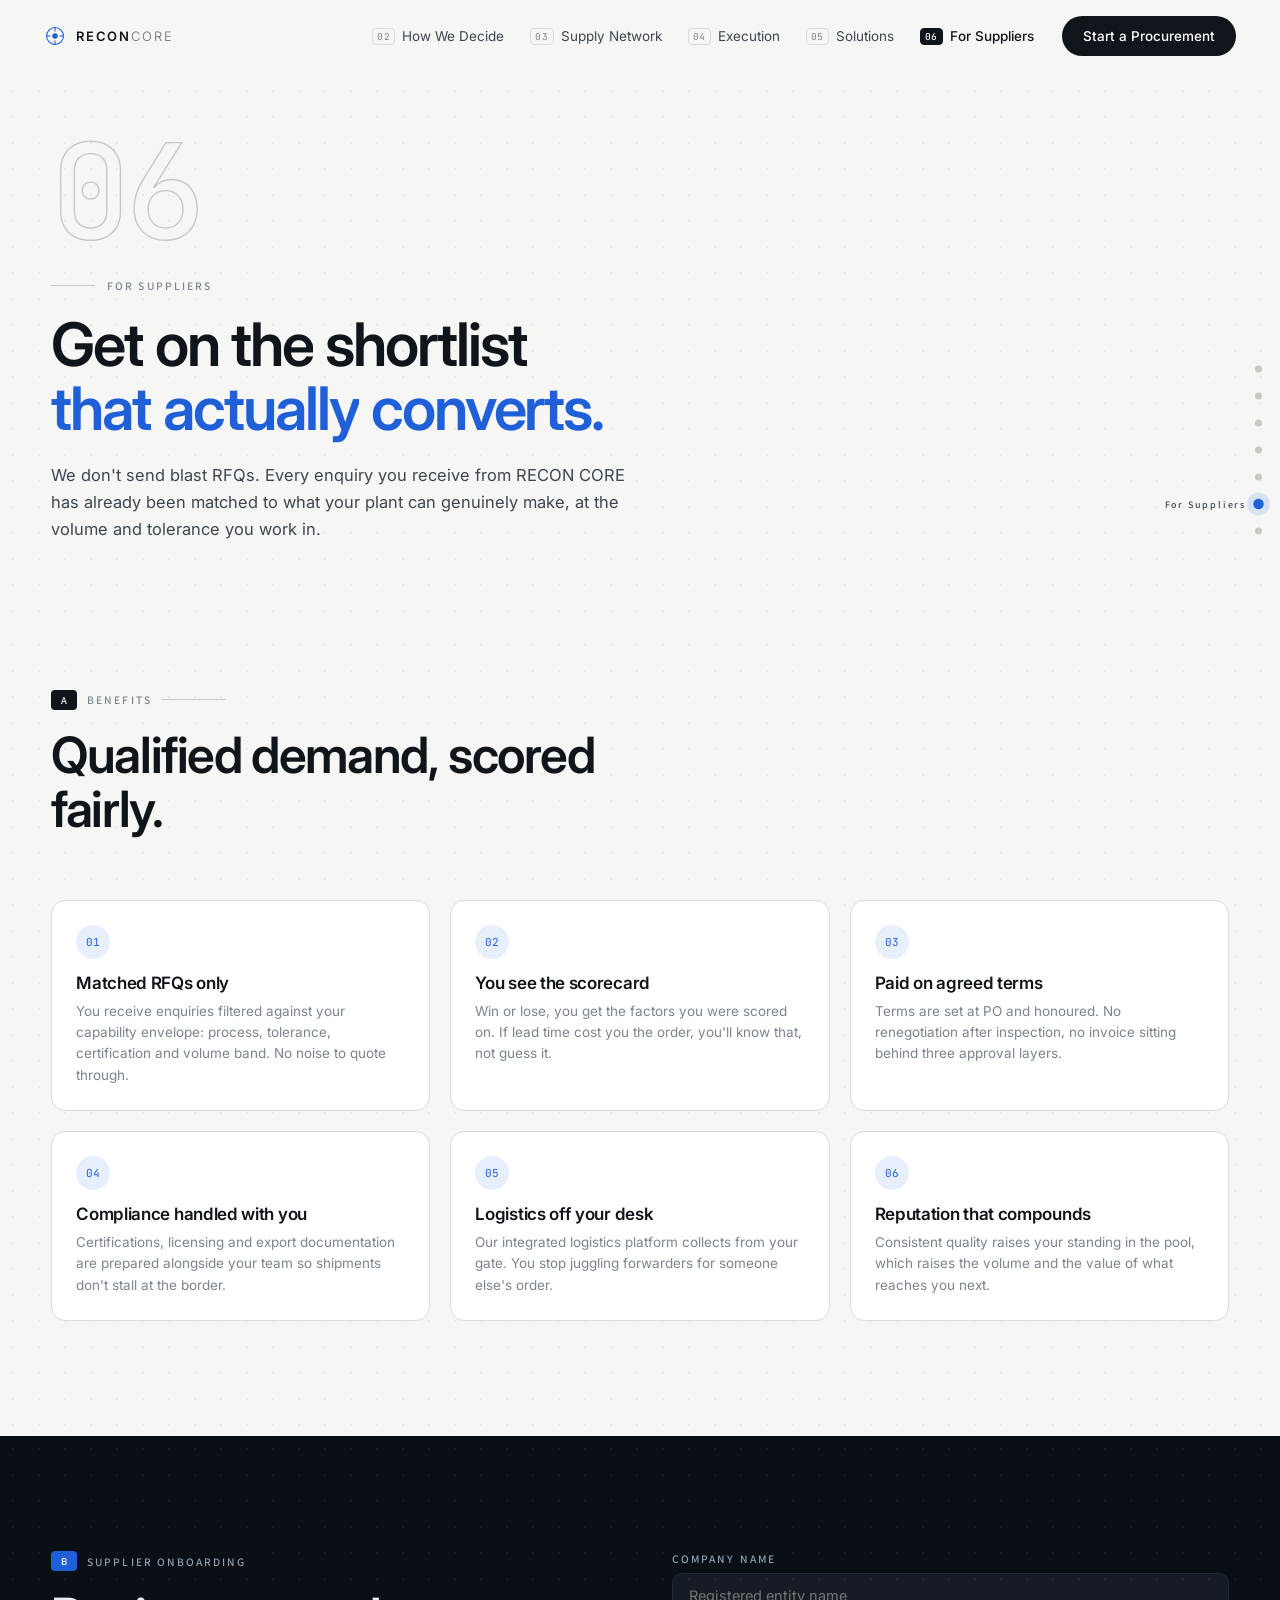
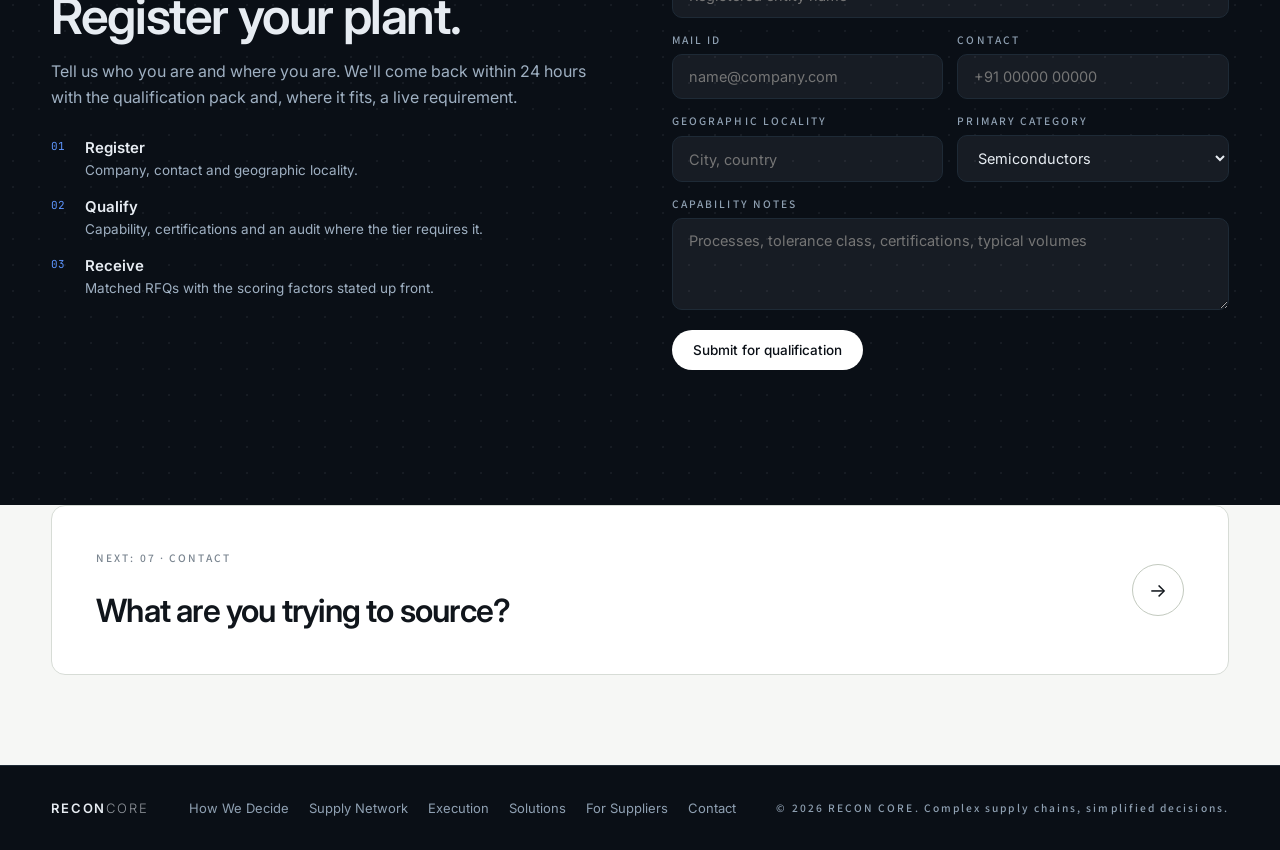
<file: suppliers.html>
<!DOCTYPE html>
<html lang="en">
<head>
<meta charset="UTF-8" />
<meta name="viewport" content="width=device-width, initial-scale=1" />
<title>For Suppliers | RECON CORE</title>
<meta name="description" content="Join the RECON CORE network: qualified demand, scored fairly, with onboarding in days." />
<link rel="icon" href="favicon.svg" type="image/svg+xml" />
<meta property="og:type" content="website" />
<meta property="og:site_name" content="RECON CORE" />
<meta property="og:title" content="For Suppliers | RECON CORE" />
<meta property="og:description" content="Join the RECON CORE network: qualified demand, scored fairly, with onboarding in days." />
<meta name="twitter:card" content="summary_large_image" />
<meta name="twitter:title" content="For Suppliers | RECON CORE" />
<meta name="twitter:description" content="Join the RECON CORE network: qualified demand, scored fairly, with onboarding in days." />
<meta name="theme-color" content="#0a0f16" />
<link rel="preconnect" href="https://fonts.googleapis.com" />
<link rel="preconnect" href="https://fonts.gstatic.com" crossorigin />
<link href="https://fonts.googleapis.com/css2?family=Assistant:wght@300;400;500;600;700&family=Inter:wght@300;400;500;600;700&family=JetBrains+Mono:wght@400;500&display=swap" rel="stylesheet" />
<link rel="stylesheet" href="css/styles.css" />
<link rel="stylesheet" href="css/shell.css" />
<link rel="stylesheet" href="css/motion.css" />
<link rel="stylesheet" href="css/polish.css" />
<link rel="stylesheet" href="css/type.css" />
</head>
<body data-page="suppliers">

<header class="chapter">
  <div class="chapter__in">
    <span class="chapter__num">06</span>
    <p class="chapter__k">For suppliers</p>
    <h1 class="chapter__t">Get on the shortlist<br /><em>that actually converts.</em></h1>
    <p class="chapter__s">We don't send blast RFQs. Every enquiry you receive from RECON CORE has already been matched to what your plant can genuinely make, at the volume and tolerance you work in.</p>
  </div>
</header>

<section class="section" id="benefits">
  <div class="wrap">
    <header class="sec-head reveal">
      <p class="eyebrow"><span class="eyebrow__num">A</span> Benefits</p>
      <h2 class="sec-title">Qualified demand, scored fairly.</h2>
    </header>
    <div class="bens reveal">
      <article class="ben">
        <span class="ben__n">01</span>
        <h3>Matched RFQs only</h3>
        <p>You receive enquiries filtered against your capability envelope: process, tolerance, certification and volume band. No noise to quote through.</p>
      </article>
      <article class="ben">
        <span class="ben__n">02</span>
        <h3>You see the scorecard</h3>
        <p>Win or lose, you get the factors you were scored on. If lead time cost you the order, you'll know that, not guess it.</p>
      </article>
      <article class="ben">
        <span class="ben__n">03</span>
        <h3>Paid on agreed terms</h3>
        <p>Terms are set at PO and honoured. No renegotiation after inspection, no invoice sitting behind three approval layers.</p>
      </article>
      <article class="ben">
        <span class="ben__n">04</span>
        <h3>Compliance handled with you</h3>
        <p>Certifications, licensing and export documentation are prepared alongside your team so shipments don't stall at the border.</p>
      </article>
      <article class="ben">
        <span class="ben__n">05</span>
        <h3>Logistics off your desk</h3>
        <p>Our integrated logistics platform collects from your gate. You stop juggling forwarders for someone else's order.</p>
      </article>
      <article class="ben">
        <span class="ben__n">06</span>
        <h3>Reputation that compounds</h3>
        <p>Consistent quality raises your standing in the pool, which raises the volume and the value of what reaches you next.</p>
      </article>
    </div>
  </div>
</section>

<section class="section section--night" id="onboard">
  <div class="wrap onboard">
    <div class="onboard__copy reveal">
      <p class="eyebrow"><span class="eyebrow__num">B</span> Supplier onboarding</p>
      <h2 class="sec-title">Register your plant.</h2>
      <p class="sec-sub">Tell us who you are and where you are. We'll come back within 24 hours with the qualification pack and, where it fits, a live requirement.</p>
      <ol class="steps">
        <li><b>Register</b><span>Company, contact and geographic locality.</span></li>
        <li><b>Qualify</b><span>Capability, certifications and an audit where the tier requires it.</span></li>
        <li><b>Receive</b><span>Matched RFQs with the scoring factors stated up front.</span></li>
      </ol>
    </div>

    <form class="form reveal" id="supplierForm">
      <div class="field">
        <label for="sCompany">COMPANY NAME</label>
        <input type="text" id="sCompany" name="company" placeholder="Registered entity name" required />
      </div>
      <div class="form__row">
        <div class="field">
          <label for="sMail">MAIL ID</label>
          <input type="email" id="sMail" name="mail" placeholder="name@company.com" required />
        </div>
        <div class="field">
          <label for="sPhone">CONTACT</label>
          <input type="tel" id="sPhone" name="phone" placeholder="+91 00000 00000" />
        </div>
      </div>
      <div class="form__row">
        <div class="field">
          <label for="sGeo">GEOGRAPHIC LOCALITY</label>
          <input type="text" id="sGeo" name="geo" placeholder="City, country" required />
        </div>
        <div class="field">
          <label for="sCat">PRIMARY CATEGORY</label>
          <select id="sCat" name="category">
            <option>Semiconductors</option>
            <option>Passives</option>
            <option>Electromechanical</option>
            <option>Industrial / machined</option>
            <option>Logistics</option>
          </select>
        </div>
      </div>
      <div class="field">
        <label for="sCap">CAPABILITY NOTES</label>
        <textarea id="sCap" name="capability" placeholder="Processes, tolerance class, certifications, typical volumes"></textarea>
      </div>
      <button class="btn btn--solid form__go" type="submit">Submit for qualification</button>
      <div class="formout" id="supplierOut" aria-live="polite"></div>
    </form>
  </div>
</section>

<script src="js/hero-network.js"></script>
<script src="js/decision-tree.js"></script>
<script src="js/supply-map.js"></script>
<script src="js/shell.js"></script>
<script src="js/pages.js"></script>
<script src="js/motion.js"></script>
</body>
</html>
</file>
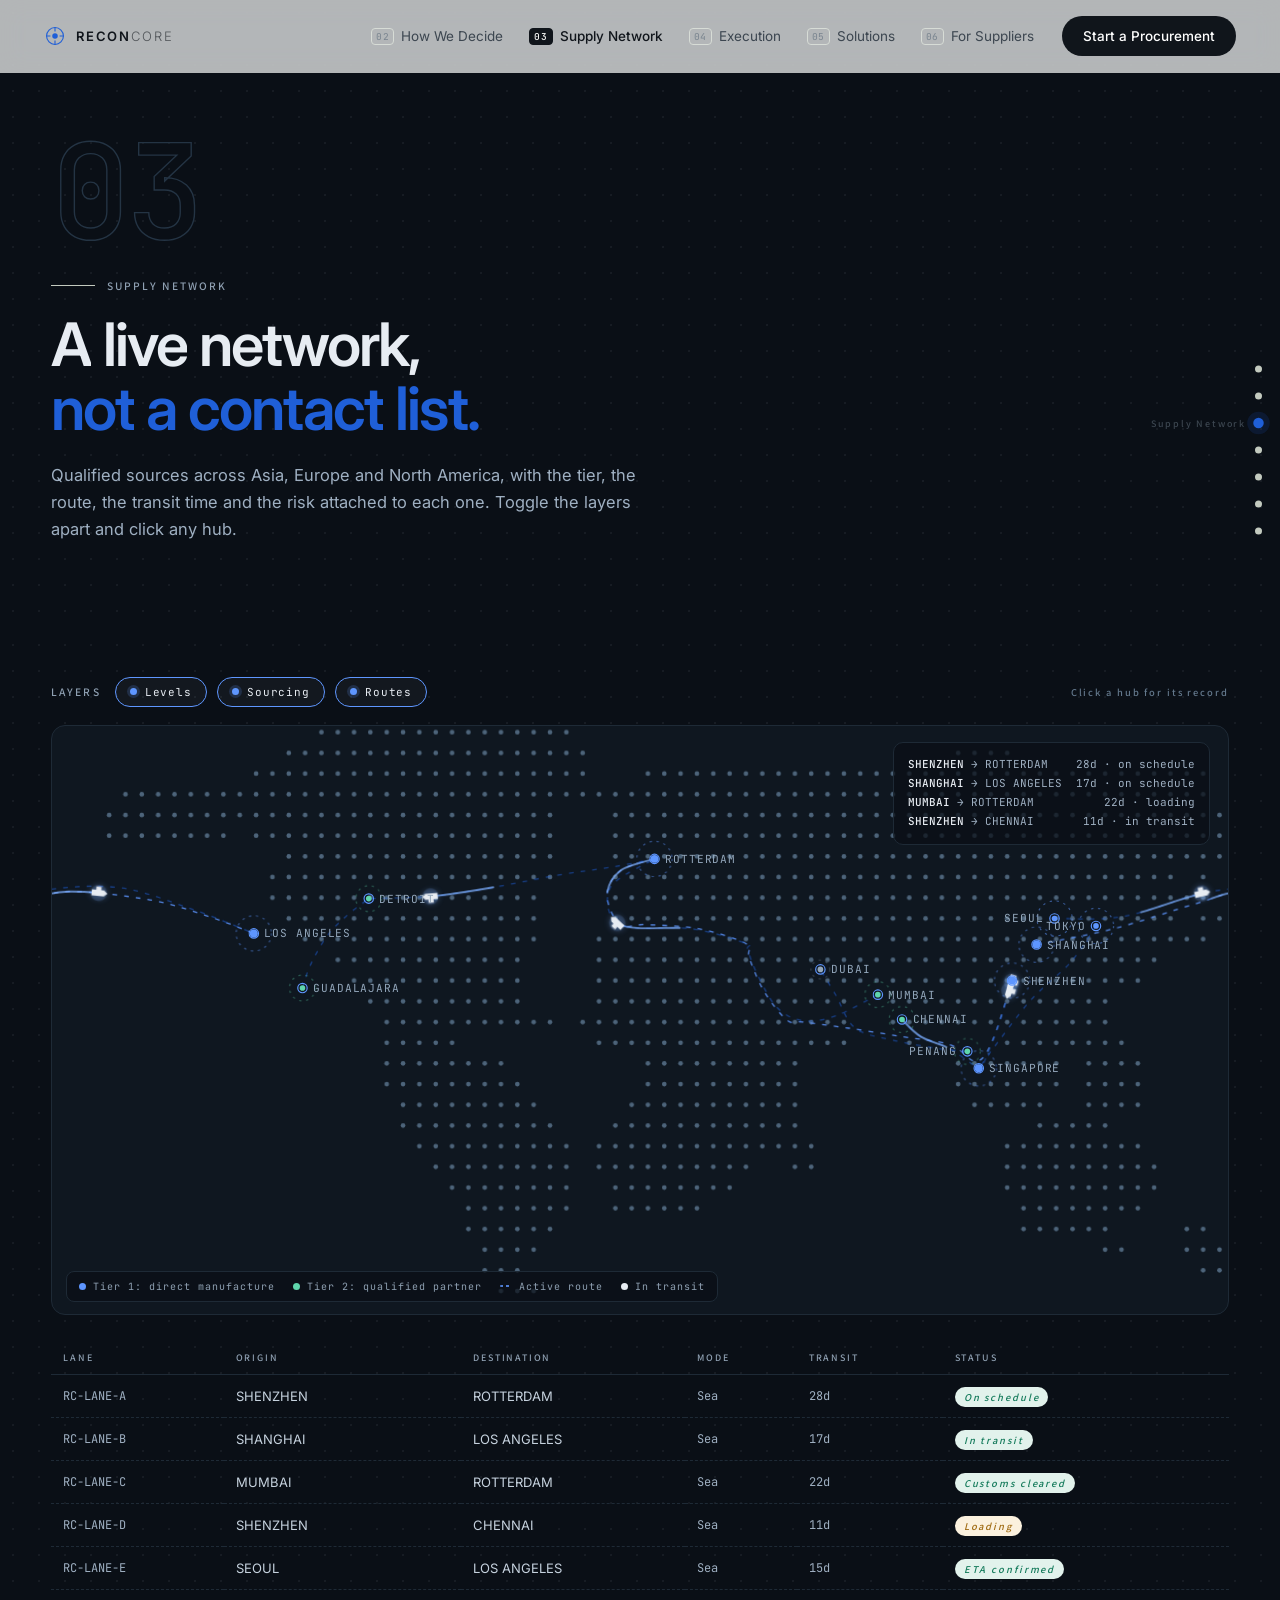
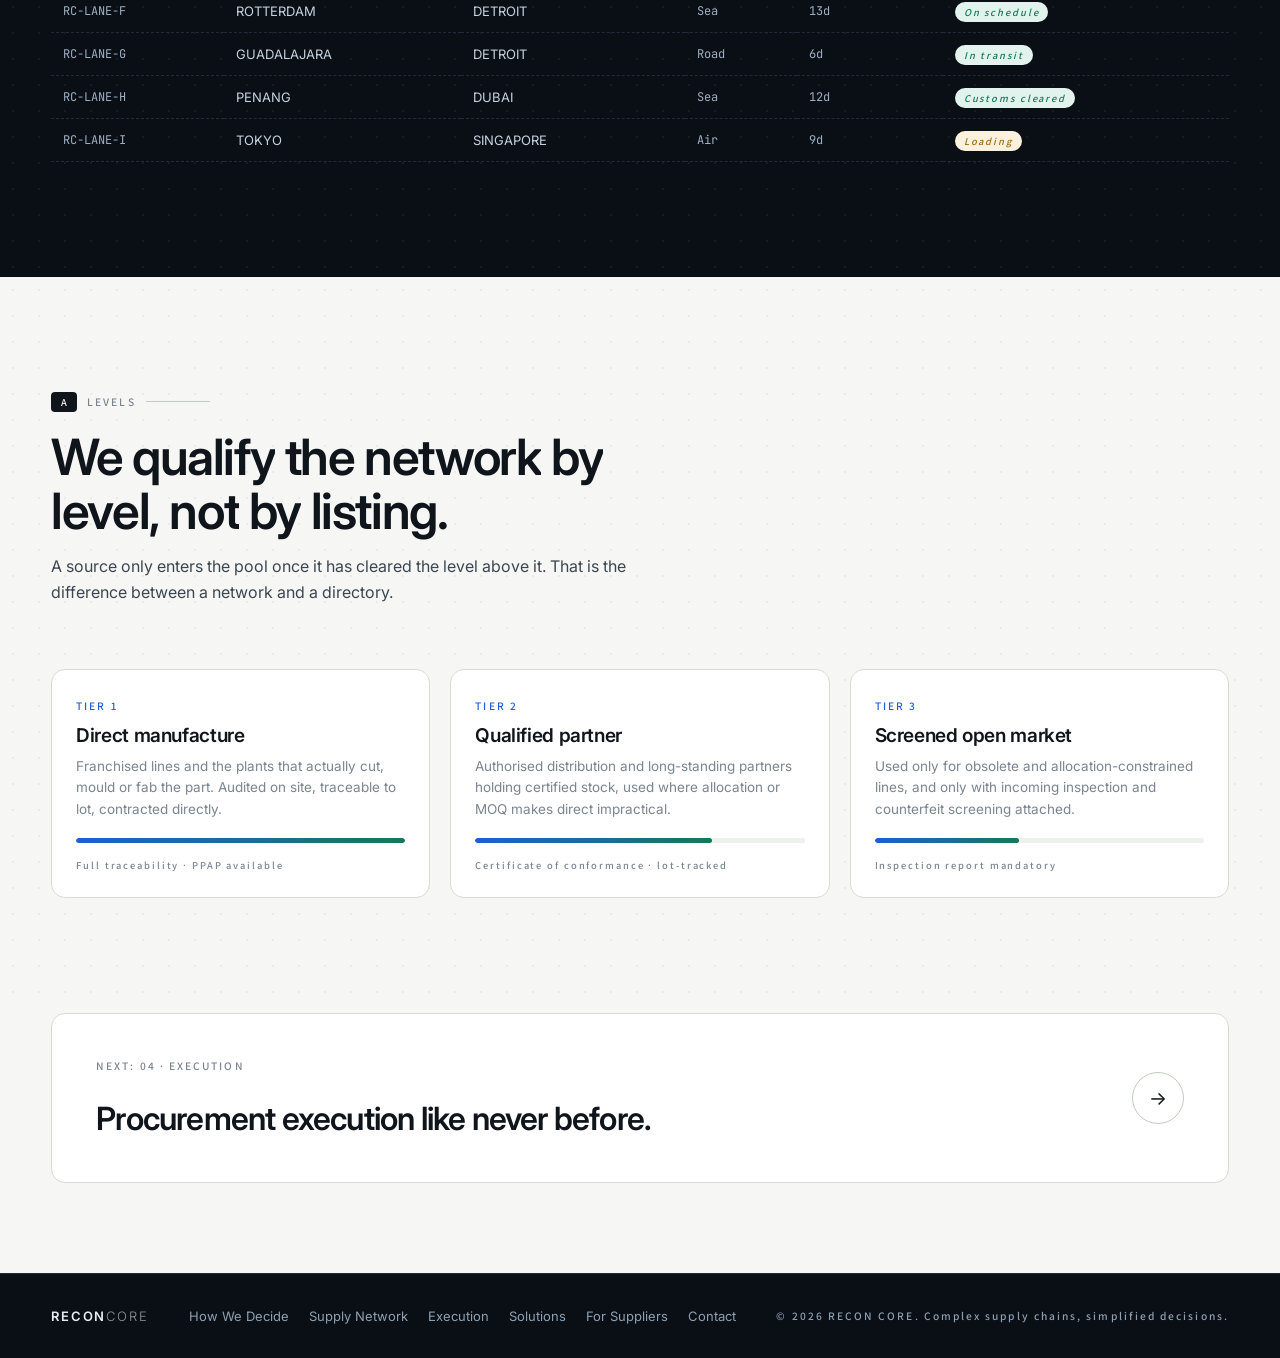
<file: supply-network.html>
<!DOCTYPE html>
<html lang="en">
<head>
<meta charset="UTF-8" />
<meta name="viewport" content="width=device-width, initial-scale=1" />
<title>Supply Network | RECON CORE</title>
<meta name="description" content="A qualified supply network you can take apart: supplier levels, sourcing hubs and the live routes between them." />
<link rel="icon" href="favicon.svg" type="image/svg+xml" />
<meta property="og:type" content="website" />
<meta property="og:site_name" content="RECON CORE" />
<meta property="og:title" content="Supply Network | RECON CORE" />
<meta property="og:description" content="A qualified supply network you can take apart: supplier levels, sourcing hubs and the live routes between them." />
<meta name="twitter:card" content="summary_large_image" />
<meta name="twitter:title" content="Supply Network | RECON CORE" />
<meta name="twitter:description" content="A qualified supply network you can take apart: supplier levels, sourcing hubs and the live routes between them." />
<meta name="theme-color" content="#0a0f16" />
<link rel="preconnect" href="https://fonts.googleapis.com" />
<link rel="preconnect" href="https://fonts.gstatic.com" crossorigin />
<link href="https://fonts.googleapis.com/css2?family=Assistant:wght@300;400;500;600;700&family=Inter:wght@300;400;500;600;700&family=JetBrains+Mono:wght@400;500&display=swap" rel="stylesheet" />
<link rel="stylesheet" href="css/styles.css" />
<link rel="stylesheet" href="css/shell.css" />
<link rel="stylesheet" href="css/motion.css" />
<link rel="stylesheet" href="css/polish.css" />
<link rel="stylesheet" href="css/type.css" />
</head>
<body data-page="network">

<header class="chapter chapter--night">
  <div class="chapter__in">
    <span class="chapter__num">03</span>
    <p class="chapter__k">Supply network</p>
    <h1 class="chapter__t">A live network,<br /><em>not a contact list.</em></h1>
    <p class="chapter__s">Qualified sources across Asia, Europe and North America, with the tier, the route, the transit time and the risk attached to each one. Toggle the layers apart and click any hub.</p>
  </div>
</header>

<section class="section section--night" id="map">
  <div class="wrap">
    <div class="layerbar reveal">
      <span class="layerbar__k">LAYERS</span>
      <button class="layer is-on" data-layer="levels" type="button"><i></i>Levels</button>
      <button class="layer is-on" data-layer="sourcing" type="button"><i></i>Sourcing</button>
      <button class="layer is-on" data-layer="routes" type="button"><i></i>Routes</button>
      <span class="layerbar__hint">Click a hub for its record</span>
    </div>

    <div class="mapwrap reveal">
      <svg id="mapSvg" class="map" viewBox="0 0 1000 500" role="img" aria-label="World supply network with tiers, hubs and active shipping routes"></svg>
      <div class="hubpanel" id="hubPanel" aria-live="polite"></div>
      <div class="map__legend">
        <span><i class="lg lg--t1"></i>Tier 1: direct manufacture</span>
        <span><i class="lg lg--t2"></i>Tier 2: qualified partner</span>
        <span><i class="lg lg--route"></i>Active route</span>
        <span><i class="lg lg--ship"></i>In transit</span>
      </div>
      <div class="map__ticker" id="mapTicker" aria-live="polite"></div>
    </div>

    <table class="lanes reveal" id="laneTable">
      <thead>
        <tr><th>LANE</th><th>ORIGIN</th><th>DESTINATION</th><th>MODE</th><th>TRANSIT</th><th>STATUS</th></tr>
      </thead>
      <tbody></tbody>
    </table>
  </div>
</section>

<section class="section" id="levels">
  <div class="wrap">
    <header class="sec-head reveal">
      <p class="eyebrow"><span class="eyebrow__num">A</span> Levels</p>
      <h2 class="sec-title">We qualify the network by level, not by listing.</h2>
      <p class="sec-sub">A source only enters the pool once it has cleared the level above it. That is the difference between a network and a directory.</p>
    </header>
    <div class="levels reveal">
      <article class="level">
        <span class="level__n">TIER 1</span>
        <h3>Direct manufacture</h3>
        <p>Franchised lines and the plants that actually cut, mould or fab the part. Audited on site, traceable to lot, contracted directly.</p>
        <div class="level__bar"><i style="--w:100%"></i></div>
        <span class="level__meta">Full traceability &middot; PPAP available</span>
      </article>
      <article class="level">
        <span class="level__n">TIER 2</span>
        <h3>Qualified partner</h3>
        <p>Authorised distribution and long-standing partners holding certified stock, used where allocation or MOQ makes direct impractical.</p>
        <div class="level__bar"><i style="--w:72%"></i></div>
        <span class="level__meta">Certificate of conformance &middot; lot-tracked</span>
      </article>
      <article class="level">
        <span class="level__n">TIER 3</span>
        <h3>Screened open market</h3>
        <p>Used only for obsolete and allocation-constrained lines, and only with incoming inspection and counterfeit screening attached.</p>
        <div class="level__bar"><i style="--w:44%"></i></div>
        <span class="level__meta">Inspection report mandatory</span>
      </article>
    </div>
  </div>
</section>

<script src="js/hero-network.js"></script>
<script src="js/decision-tree.js"></script>
<script src="js/supply-map.js"></script>
<script src="js/shell.js"></script>
<script src="js/pages.js"></script>
<script src="js/motion.js"></script>
</body>
</html>
</file>
<file: css/styles.css>
/* =========================================================
   RECON CORE: engineering-canvas visual system
   ========================================================= */

:root{
  --paper:#f6f7f5;
  --paper-2:#eef0ec;
  --card:#ffffff;
  --ink:#10151b;
  --ink-2:#3c4650;
  --muted:#7a8590;
  --line:#d7dcd6;
  --line-2:#c3cabf;
  --accent:#1f5fd8;
  --accent-soft:#e8effc;
  --green:#137a5a;
  --green-soft:#e2f2ec;
  --amber:#a06b12;
  --night:#0a0f16;
  --night-2:#0f1720;
  --night-line:#1e2a36;
  --night-ink:#e7ecf2;
  --grid:rgba(16,21,27,.055);
  --mono:"JetBrains Mono",ui-monospace,SFMono-Regular,Menlo,Consolas,monospace;
  --sans:"Inter",-apple-system,BlinkMacSystemFont,"Segoe UI",Roboto,Helvetica,Arial,sans-serif;
  --r:14px;
  --ease:cubic-bezier(.16,1,.3,1);
}

*{box-sizing:border-box}
html{scroll-behavior:smooth}
body{
  margin:0;
  font-family:var(--sans);
  color:var(--ink);
  background:var(--paper);
  -webkit-font-smoothing:antialiased;
  overflow-x:hidden;
}
img,svg,canvas{display:block;max-width:100%}
a{color:inherit;text-decoration:none}
button{font:inherit;color:inherit}

/* dotted engineering grid */
.section,.hero{
  position:relative;
  background-image:radial-gradient(var(--grid) 1px,transparent 1px);
  background-size:26px 26px;
}
.section--paper{background-color:var(--paper-2)}
.section--night{
  background-color:var(--night);
  color:var(--night-ink);
  background-image:radial-gradient(rgba(231,236,242,.06) 1px,transparent 1px);
}

.wrap{width:min(1240px,92vw);margin-inline:auto}
.section{padding:clamp(72px,9vw,132px) 0}

/* ---------- scroll rail ---------- */
.scroll-rail{position:fixed;top:0;left:0;right:0;height:2px;z-index:200;background:transparent}
.scroll-rail__fill{height:100%;width:0;background:linear-gradient(90deg,var(--accent),var(--green));transition:width .1s linear}

/* ---------- nav ---------- */
.nav{
  position:fixed;top:0;left:0;right:0;z-index:150;
  display:flex;align-items:center;gap:28px;
  padding:16px clamp(18px,4vw,44px);
  background:rgba(246,247,245,.72);
  backdrop-filter:blur(14px) saturate(140%);
  border-bottom:1px solid transparent;
  transition:background .35s var(--ease),border-color .35s var(--ease),padding .35s var(--ease);
}
.nav.is-stuck{background:rgba(246,247,245,.92);border-bottom-color:var(--line);padding-block:11px}
.nav__brand{display:flex;align-items:center;gap:10px;margin-right:auto}
.nav__mark{display:grid;place-items:center;color:var(--accent);animation:spin 24s linear infinite}
@keyframes spin{to{transform:rotate(360deg)}}
.nav__word{font-weight:600;letter-spacing:.14em;font-size:13px}
.nav__word b{font-weight:300;opacity:.6}
.nav__links{display:flex;gap:26px;font-size:13.5px;color:var(--ink-2)}
.nav__links a{position:relative;padding:4px 0;transition:color .25s}
.nav__links a::after{
  content:"";position:absolute;left:0;right:100%;bottom:0;height:1px;
  background:var(--accent);transition:right .35s var(--ease);
}
.nav__links a:hover{color:var(--ink)}
.nav__links a:hover::after{right:0}
.nav__burger{display:none;background:none;border:0;padding:8px;cursor:pointer}
.nav__burger span{display:block;width:20px;height:1.5px;background:var(--ink);margin:4px 0;transition:transform .3s var(--ease),opacity .3s}
.nav.is-open .nav__burger span:first-child{transform:translateY(3px) rotate(45deg)}
.nav.is-open .nav__burger span:last-child{transform:translateY(-2.5px) rotate(-45deg)}

/* ---------- buttons ---------- */
.btn{
  display:inline-flex;align-items:center;gap:8px;
  padding:11px 20px;border-radius:999px;border:1px solid transparent;
  font-size:13.5px;font-weight:500;cursor:pointer;
  transition:transform .3s var(--ease),background .25s,color .25s,border-color .25s,box-shadow .3s;
}
.btn--solid{background:var(--ink);color:#fff}
.btn--solid:hover{transform:translateY(-2px);box-shadow:0 12px 26px -14px rgba(16,21,27,.7)}
.btn--ghost{border-color:var(--line-2);color:var(--ink-2)}
.btn--ghost:hover{border-color:var(--ink);color:var(--ink);transform:translateY(-2px)}
.section--night .btn--solid{background:#fff;color:var(--night)}

/* ---------- shared type ---------- */
.eyebrow{
  display:flex;align-items:center;gap:10px;
  font-family:var(--mono);font-size:11.5px;letter-spacing:.16em;text-transform:uppercase;
  color:var(--muted);margin:0 0 18px;
}
.eyebrow__num{
  display:grid;place-items:center;min-width:26px;height:20px;border-radius:4px;
  background:var(--ink);color:var(--paper);font-size:10.5px;letter-spacing:.06em;
}
.section--night .eyebrow{color:#8fa0b2}
.section--night .eyebrow__num{background:var(--accent);color:#fff}
.sec-title{
  font-size:clamp(28px,4vw,50px);line-height:1.08;letter-spacing:-.028em;
  font-weight:600;margin:0 0 16px;max-width:20ch;
}
.sec-title .muted{color:var(--muted);font-weight:300}
.sec-sub{max-width:58ch;color:var(--ink-2);font-size:16px;line-height:1.6;margin:0}
.section--night .sec-sub{color:#9fb0c2}
.sec-head{margin-bottom:clamp(38px,5vw,64px)}
.ok{color:var(--green)}

/* ---------- reveal ---------- */
.reveal{opacity:0;transform:translateY(26px);transition:opacity .9s var(--ease),transform .9s var(--ease)}
.reveal.is-in{opacity:1;transform:none}

/* =========================================================
   01 HERO
   ========================================================= */
.hero{
  min-height:100svh;display:flex;align-items:center;
  padding:112px 0 72px;overflow:hidden;
}
.hero__canvas{position:absolute;inset:0;width:100%;height:100%;opacity:.95}
/* copy stacks in the left column; the network breathes in the space to its right */
.hero__inner{
  position:relative;z-index:2;width:min(1240px,92vw);margin-inline:auto;
  display:grid;grid-template-columns:minmax(0,min(700px,55%)) 1fr;align-items:end;gap:clamp(24px,3vw,38px);
}
.hero__title{
  font-size:clamp(31px,4vw,52px);line-height:1.05;letter-spacing:-.034em;font-weight:600;
  margin:0 0 18px;
}
/* the mask that the lines rise out of: padded so descenders survive it */
.hero__title .line{display:block;overflow:hidden;padding-bottom:.1em;margin-bottom:-.1em}
.hero__title .line>span{display:block;transform:translateY(105%);animation:riseIn 1s var(--ease) forwards}
.hero__title .line:nth-child(1)>span{animation-delay:.15s}
.hero__title .line:nth-child(2)>span{animation-delay:.28s}
.hero__title .line:nth-child(3)>span{animation-delay:.41s}
.hero__title .line--accent>span{color:var(--accent)}
@keyframes riseIn{to{transform:none}}
.hero__sub{
  max-width:56ch;color:var(--ink-2);font-size:clamp(14px,1.15vw,15.5px);line-height:1.6;margin:0 0 4px;
  opacity:0;animation:fadeUp .9s var(--ease) .62s forwards;
}
.hero__actions{display:flex;gap:12px;flex-wrap:wrap;opacity:0;animation:fadeUp .9s var(--ease) .76s forwards}
@keyframes fadeUp{from{opacity:0;transform:translateY(16px)}to{opacity:1;transform:none}}

.elim{
  grid-column:2;align-self:end;justify-self:end;width:min(400px,100%);
  background:rgba(255,255,255,.82);backdrop-filter:blur(8px);
  border:1px solid var(--line);border-radius:var(--r);padding:22px;
  opacity:0;animation:fadeUp 1s var(--ease) .9s forwards;
  box-shadow:0 30px 60px -50px rgba(16,21,27,.6);
}
.elim__head{
  display:flex;align-items:center;gap:9px;font-family:var(--mono);
  font-size:10.5px;letter-spacing:.18em;color:var(--muted);margin-bottom:18px;
}
.dot{width:7px;height:7px;border-radius:50%;background:var(--green)}
.dot--live{box-shadow:0 0 0 0 rgba(19,122,90,.5);animation:pulse 2s infinite}
@keyframes pulse{70%{box-shadow:0 0 0 9px rgba(19,122,90,0)}100%{box-shadow:0 0 0 0 rgba(19,122,90,0)}}
.elim__track{display:flex;align-items:baseline;gap:6px;flex-wrap:wrap;font-family:var(--mono)}
.elim__n{
  font-size:clamp(18px,2.4vw,27px);font-weight:500;color:var(--line-2);
  transition:color .45s var(--ease),transform .45s var(--ease);
}
.elim__n.is-on{color:var(--ink);transform:translateY(-2px)}
.elim__n.is-done{color:var(--muted);opacity:.55}
.elim__n--final.is-on{color:var(--green)}
.elim__track i{color:var(--line-2);font-style:normal;font-size:14px}
.elim__status{font-family:var(--mono);font-size:11.5px;color:var(--muted);margin:16px 0 10px;min-height:16px}
.elim__bar{height:3px;background:var(--paper-2);border-radius:2px;overflow:hidden}
.elim__bar-fill{height:100%;width:0;background:linear-gradient(90deg,var(--accent),var(--green));transition:width .5s var(--ease)}

.hero__scroll{
  position:absolute;bottom:26px;left:50%;transform:translateX(-50%);z-index:2;
  display:flex;align-items:center;gap:9px;font-family:var(--mono);font-size:10.5px;
  letter-spacing:.2em;text-transform:uppercase;color:var(--muted);
}
.hero__scroll span{display:block;width:1px;height:30px;background:linear-gradient(var(--line-2),transparent);position:relative;overflow:hidden}
.hero__scroll span::after{content:"";position:absolute;inset:0;background:var(--accent);animation:scrollDot 2.2s ease-in-out infinite}
@keyframes scrollDot{0%{transform:translateY(-100%)}60%,100%{transform:translateY(100%)}}

/* =========================================================
   02 PROBLEM: chain
   ========================================================= */
.chain{display:grid;gap:26px}
.chain__row{
  background:var(--card);border:1px solid var(--line);border-radius:var(--r);
  padding:22px 24px;position:relative;overflow:hidden;
}
.chain__row--core{border-color:var(--accent);box-shadow:0 24px 50px -44px rgba(31,95,216,.9)}
.chain__label{font-family:var(--mono);font-size:10.5px;letter-spacing:.18em;color:var(--muted);margin-bottom:18px}
.chain__row--core .chain__label{color:var(--accent)}
.chain__nodes{display:flex;align-items:center;gap:0;flex-wrap:wrap;row-gap:14px}
.cnode{
  position:relative;flex:0 0 auto;
  border:1px solid var(--line-2);border-radius:8px;background:var(--paper);
  padding:9px 13px;font-size:12.5px;color:var(--ink-2);white-space:nowrap;
  opacity:0;transform:translateY(8px);
}
.is-in .cnode{animation:nodeIn .5s var(--ease) forwards}
.chain__nodes .cnode:nth-child(1){animation-delay:.05s}
.chain__nodes .cnode:nth-child(2){animation-delay:.16s}
.chain__nodes .cnode:nth-child(3){animation-delay:.27s}
.chain__nodes .cnode:nth-child(4){animation-delay:.38s}
.chain__nodes .cnode:nth-child(5){animation-delay:.49s}
.chain__nodes .cnode:nth-child(6){animation-delay:.6s}
.chain__nodes .cnode:nth-child(7){animation-delay:.71s}
.chain__nodes .cnode:nth-child(8){animation-delay:.82s}
@keyframes nodeIn{to{opacity:1;transform:none}}
.cnode + .cnode{margin-left:38px}
.cnode + .cnode::before{
  content:"";position:absolute;left:-38px;top:50%;width:38px;height:1px;
  background-image:linear-gradient(90deg,var(--line-2) 55%,transparent 0);
  background-size:6px 1px;
}
.cnode + .cnode::after{
  content:"";position:absolute;left:-9px;top:50%;transform:translateY(-50%) rotate(45deg);
  width:4px;height:4px;border-top:1px solid var(--line-2);border-right:1px solid var(--line-2);
}
.cnode--core{background:var(--ink);color:#fff;border-color:var(--ink);font-weight:500;letter-spacing:.06em}
.cnode--core::before{background-image:linear-gradient(90deg,var(--accent) 55%,transparent 0)!important}
.cnode--end{border-color:var(--ink);color:var(--ink)}
.chain__row--core .cnode--end{border-color:var(--green);color:var(--green);background:var(--green-soft)}
.chain__meta{margin-top:18px;font-size:12.5px;color:var(--muted)}
.chain__meta b{color:var(--ink-2);font-weight:600}
.chain__meta--core b{color:var(--green)}

.stat-strip{
  display:grid;grid-template-columns:repeat(4,1fr);gap:1px;margin-top:34px;
  background:var(--line);border:1px solid var(--line);border-radius:var(--r);overflow:hidden;
}
.stat{background:var(--card);padding:24px 22px}
.stat b{display:block;font-family:var(--mono);font-size:clamp(26px,3.4vw,40px);font-weight:500;letter-spacing:-.02em}
.stat span{display:block;margin-top:6px;font-size:12.5px;color:var(--muted);line-height:1.45}

/* =========================================================
   03 HOW WE THINK
   ========================================================= */
.think{display:grid;grid-template-columns:.9fr 1.1fr;gap:26px;align-items:start}
.think__factors{display:grid;gap:12px}
.factor{
  display:grid;grid-template-columns:1fr auto;align-items:center;row-gap:4px;
  text-align:left;background:var(--card);border:1px solid var(--line);border-radius:12px;
  padding:16px 18px;cursor:pointer;transition:border-color .3s,transform .3s var(--ease),box-shadow .3s;
}
.factor:hover{transform:translateX(4px);border-color:var(--line-2)}
.factor__k{font-family:var(--mono);font-size:12px;letter-spacing:.12em}
.factor__v{grid-column:1;font-size:12.5px;color:var(--muted)}
.factor__check{
  grid-row:1/3;width:22px;height:22px;border-radius:50%;border:1px solid var(--line-2);
  display:grid;place-items:center;transition:background .3s,border-color .3s;
}
.factor__check::after{
  content:"";width:9px;height:5px;border-left:1.6px solid #fff;border-bottom:1.6px solid #fff;
  transform:rotate(-45deg) scale(.4);opacity:0;transition:opacity .25s,transform .35s var(--ease);
}
.factor.is-on{border-color:var(--ink)}
.factor.is-on .factor__check{background:var(--green);border-color:var(--green)}
.factor.is-on .factor__check::after{opacity:1;transform:rotate(-45deg) scale(1)}
.factor:not(.is-on){opacity:.55}

.think__panel{background:var(--card);border:1px solid var(--line);border-radius:var(--r);overflow:hidden}
.panel-head{
  display:flex;justify-content:space-between;align-items:center;
  padding:13px 18px;border-bottom:1px solid var(--line);
  font-family:var(--mono);font-size:10.5px;letter-spacing:.18em;color:var(--muted);
}
.panel-head__right{color:var(--ink-2)}
.think__chart{width:100%;height:230px;display:block}
.think__legend{display:flex;flex-wrap:wrap;gap:16px;padding:0 18px 16px;font-size:11.5px;color:var(--muted)}
.think__legend i{display:inline-block;width:14px;height:2px;margin-right:7px;vertical-align:middle;border-radius:2px}
.think__out{display:grid;grid-template-columns:repeat(3,1fr);border-top:1px solid var(--line)}
.think__out div{padding:16px 18px;border-right:1px solid var(--line)}
.think__out div:last-child{border-right:0}
.think__out span{display:block;font-size:11.5px;color:var(--muted);margin-bottom:5px}
.think__out b{font-family:var(--mono);font-size:21px;font-weight:500;transition:color .3s}

/* =========================================================
   04 DECISION TREE
   ========================================================= */
.io{display:grid;grid-template-columns:1fr auto 1fr;gap:22px;align-items:center;margin-bottom:44px}
.io__box{background:var(--card);border:1px solid var(--line);border-radius:var(--r);padding:22px}
.io__box--out{border-color:var(--green)}
.io__k{font-family:var(--mono);font-size:10.5px;letter-spacing:.18em;color:var(--muted)}
.io__box b{display:block;font-size:19px;margin:8px 0 8px;letter-spacing:-.015em}
.io__box p{margin:0;font-size:13px;color:var(--muted);line-height:1.5}
.io__mid{display:grid;justify-items:center;gap:8px}
.io__canvas{width:230px;height:170px}
.io__label{font-family:var(--mono);font-size:10.5px;letter-spacing:.18em;color:var(--accent)}

.treewrap{display:grid;grid-template-columns:1.55fr .8fr;gap:26px;align-items:start}
.tree{width:100%;height:auto;background:var(--card);border:1px solid var(--line);border-radius:var(--r)}
.tree text{font-family:var(--mono);fill:var(--ink-2)}
.tlink{fill:none;stroke:var(--line-2);stroke-width:1.2;stroke-dasharray:5 5}
.tlink--live{stroke:var(--accent);stroke-width:1.6;stroke-dasharray:none}
.tlink--dead{stroke:var(--line);opacity:.5}
.tnode rect{fill:var(--paper);stroke:var(--line-2);stroke-width:1;rx:7}
.tnode text{font-size:10.5px;text-anchor:middle}
.tnode--root rect{fill:var(--ink);stroke:var(--ink)}
.tnode--root text{fill:#fff;font-size:12px}
.tnode--crit rect{fill:#fff;stroke:var(--ink-2)}
.tnode--live rect{stroke:var(--accent);fill:var(--accent-soft)}
.tnode--live text{fill:var(--accent)}
.tnode--win rect{fill:var(--green);stroke:var(--green)}
.tnode--win text{fill:#fff}
.tnode--dead{opacity:.3}
.tnode--num rect{fill:#fff;stroke:var(--ink);stroke-width:1.2}
.tnode--num text{font-size:15px;fill:var(--ink)}
.tcount{font-size:15px;font-weight:500;fill:var(--ink)}
.tnode{transition:opacity .5s var(--ease)}
.tpulse{fill:var(--accent)}

.scorecard{background:var(--card);border:1px solid var(--line);border-radius:var(--r);overflow:hidden;position:sticky;top:96px}
.scorecard__list{list-style:none;margin:0;padding:16px 18px;display:grid;gap:13px}
.scorecard__list li{display:grid;grid-template-columns:1fr 74px 30px;align-items:center;gap:10px;font-size:12.5px;color:var(--ink-2)}
.scorecard__list i{height:4px;border-radius:2px;background:var(--paper-2);position:relative;overflow:hidden}
.scorecard__list i::after{
  content:"";position:absolute;inset:0;width:0;border-radius:2px;
  background:linear-gradient(90deg,var(--accent),var(--green));transition:width 1.1s var(--ease);
}
.scorecard.is-in li i::after{width:var(--sw)}
.scorecard__list b{font-family:var(--mono);font-size:12.5px;text-align:right;font-weight:500}
.scorecard__why{padding:16px 18px;border-top:1px solid var(--line);background:var(--paper)}
.scorecard__why span{font-family:var(--mono);font-size:10.5px;letter-spacing:.16em;color:var(--muted)}
.scorecard__why p{margin:9px 0 0;font-size:12.8px;line-height:1.55;color:var(--ink-2)}

/* =========================================================
   05 SUPPLY NETWORK MAP
   ========================================================= */
.mapwrap{position:relative;border:1px solid var(--night-line);border-radius:var(--r);background:var(--night-2);overflow:hidden}
.map{width:100%;height:auto;display:block}
.mdot{fill:#4d647a}
.mroute{fill:none;stroke:rgba(31,95,216,.55);stroke-width:1.1;stroke-dasharray:4 6}
.mroute--hot{stroke:rgba(94,150,255,.9)}
.mflow{fill:none;stroke:#7fb0ff;stroke-width:1.6;stroke-linecap:round}
.mhub circle{fill:#5e96ff}
.mhub .ring{fill:none;stroke:#5e96ff;stroke-width:1}
.mhub text{font-family:var(--mono);font-size:9.5px;fill:#93a7bb;letter-spacing:.08em}
.mship{fill:#e7ecf2}
.mship-glow{fill:rgba(127,176,255,.18)}
.mship-g{filter:drop-shadow(0 0 3px rgba(127,176,255,.45))}
@keyframes landIn{to{opacity:1}}
@keyframes hubRing{
  0%{r:4;opacity:.85}
  70%{r:16;opacity:0}
  100%{r:16;opacity:0}
}
.map__legend{
  position:absolute;left:14px;bottom:12px;background:rgba(10,15,22,.7);
  border:1px solid var(--night-line);border-radius:8px;padding:8px 12px;
display:flex;gap:18px;flex-wrap:wrap;
  font-family:var(--mono);font-size:10px;letter-spacing:.1em;color:#8fa0b2;
}
.map__legend span{display:flex;align-items:center;gap:7px}
.lg{width:12px;height:2px;border-radius:2px;display:inline-block}
.lg--hub{width:7px;height:7px;border-radius:50%;background:#5e96ff}
.lg--route{background:repeating-linear-gradient(90deg,rgba(94,150,255,.8) 0 3px,transparent 3px 6px)}
.lg--ship{width:7px;height:7px;border-radius:50%;background:#e7ecf2}
.map__ticker{
  position:absolute;right:18px;top:16px;min-width:236px;
  background:rgba(10,15,22,.72);border:1px solid var(--night-line);border-radius:10px;padding:12px 14px;
  font-family:var(--mono);font-size:11px;color:#9fb0c2;line-height:1.75;
}
.map__ticker b{color:#e7ecf2;font-weight:500}
.map__ticker .row{display:flex;justify-content:space-between;gap:14px;opacity:0;animation:fadeUp .5s var(--ease) forwards}

/* =========================================================
   06 DASHBOARD
   ========================================================= */
.dash{border:1px solid var(--line);border-radius:var(--r);overflow:hidden;background:var(--card);box-shadow:0 40px 80px -70px rgba(16,21,27,.9)}
.dash__bar{display:flex;align-items:center;gap:22px;padding:12px 18px;border-bottom:1px solid var(--line);background:var(--paper)}
.dash__logo{font-family:var(--mono);font-size:11px;letter-spacing:.16em}
.dash__tabs{display:flex;gap:18px;font-size:12px;color:var(--muted)}
.dash__tabs b{font-weight:400;cursor:default}
.dash__tabs .is-on{color:var(--ink);font-weight:500;position:relative}
.dash__tabs .is-on::after{content:"";position:absolute;left:0;right:0;bottom:-13px;height:2px;background:var(--accent)}
.dash__dots{margin-left:auto;display:flex;gap:6px}
.dash__dots i{width:7px;height:7px;border-radius:50%;background:var(--line-2)}
.dash__body{display:grid;grid-template-columns:1fr 1.5fr 1fr}
.dash__col{padding:20px;border-right:1px solid var(--line)}
.dash__col:last-child{border-right:0}
.dash__k{font-family:var(--mono);font-size:10.5px;letter-spacing:.18em;color:var(--muted);margin-bottom:14px}
.drow{
  display:flex;justify-content:space-between;align-items:center;gap:12px;
  padding:10px 0;border-bottom:1px dashed var(--line);font-size:12.5px;color:var(--ink-2);
  opacity:0;transform:translateY(6px);
}
.dash.is-in .drow{animation:nodeIn .5s var(--ease) forwards}
.dash.is-in .drow:nth-child(2){animation-delay:.1s}
.dash.is-in .drow:nth-child(3){animation-delay:.2s}
.dash.is-in .drow:nth-child(4){animation-delay:.3s}
.dash.is-in .drow:nth-child(5){animation-delay:.4s}
.dash.is-in .drow:nth-child(6){animation-delay:.5s}
.drow em{font-style:normal;font-family:var(--mono);font-size:11.5px}
.chip{padding:3px 9px;border-radius:999px;font-size:10.5px;font-family:var(--mono)}
.chip--ok{background:var(--green-soft);color:var(--green)}
.chip--warn{background:#fbf1de;color:var(--amber)}

.pipe{display:flex;align-items:center;justify-content:space-between;margin-bottom:20px;position:relative}
.pipe::before{content:"";position:absolute;left:6px;right:6px;top:6px;height:1px;background:repeating-linear-gradient(90deg,var(--line-2) 0 4px,transparent 4px 8px)}
.pipe__step{position:relative;display:grid;justify-items:center;gap:8px;z-index:1}
.pipe__step i{width:13px;height:13px;border-radius:50%;background:var(--paper);border:1.5px solid var(--line-2);transition:background .4s,border-color .4s,transform .4s var(--ease)}
.pipe__step span{font-size:10.5px;color:var(--muted);font-family:var(--mono)}
.pipe__step.is-done i{background:var(--green);border-color:var(--green)}
.pipe__step.is-active i{background:var(--accent);border-color:var(--accent);transform:scale(1.25);box-shadow:0 0 0 5px rgba(31,95,216,.14)}
.pipe__step.is-done span,.pipe__step.is-active span{color:var(--ink-2)}

.dtable{width:100%;border-collapse:collapse;font-size:12.5px}
.dtable th{text-align:left;font-family:var(--mono);font-size:10px;letter-spacing:.14em;color:var(--muted);font-weight:400;padding:8px 0;border-bottom:1px solid var(--line)}
.dtable td{padding:11px 0;border-bottom:1px dashed var(--line);color:var(--ink-2)}
.dtable tr:last-child td{border-bottom:0}

.gauge{position:relative;display:grid;place-items:center;margin-bottom:14px}
.gauge svg{width:132px;height:132px;transform:rotate(-90deg)}
.gauge__bg{fill:none;stroke:var(--paper-2);stroke-width:8}
.gauge__fg{fill:none;stroke:var(--green);stroke-width:8;stroke-linecap:round;stroke-dasharray:314;stroke-dashoffset:314;transition:stroke-dashoffset 1.6s var(--ease)}
.gauge__num{position:absolute;top:44%;transform:translateY(-50%);font-family:var(--mono);font-size:24px}
.gauge small{position:absolute;bottom:14px;font-size:10.5px;color:var(--muted)}

/* =========================================================
   07 CARDS
   ========================================================= */
.cards{display:grid;grid-template-columns:repeat(4,1fr);gap:20px}
.card{
  background:var(--card);border:1px solid var(--line);border-radius:var(--r);padding:18px;
  transition:transform .45s var(--ease),box-shadow .45s var(--ease),border-color .3s;
}
.card:hover{transform:translateY(-6px);border-color:var(--line-2);box-shadow:0 30px 50px -44px rgba(16,21,27,.8)}
.card__art{height:132px;border-radius:9px;margin-bottom:16px;position:relative;overflow:hidden;background:var(--night-2)}
.card__art::after{content:"";position:absolute;inset:0;opacity:.9}
.card__art--semi::after{
  background:
    repeating-linear-gradient(90deg,transparent 0 12px,rgba(94,150,255,.35) 12px 13px),
    repeating-linear-gradient(0deg,transparent 0 12px,rgba(94,150,255,.22) 12px 13px),
    radial-gradient(circle at 50% 50%,rgba(94,150,255,.4),transparent 60%);
}
.card__art--pass::after{
  background:
    repeating-linear-gradient(45deg,rgba(19,122,90,.3) 0 6px,transparent 6px 16px),
    radial-gradient(circle at 30% 60%,rgba(19,122,90,.45),transparent 60%);
}
.card__art--em::after{
  background:
    repeating-radial-gradient(circle at 50% 50%,rgba(160,107,18,.36) 0 2px,transparent 2px 11px),
    radial-gradient(circle at 50% 50%,rgba(160,107,18,.3),transparent 65%);
}
.card__art--ind::after{
  background:
    repeating-linear-gradient(135deg,rgba(231,236,242,.22) 0 4px,transparent 4px 12px),
    radial-gradient(circle at 70% 40%,rgba(231,236,242,.28),transparent 60%);
}
.card__art::before{
  content:"";position:absolute;top:0;left:-60%;width:45%;height:100%;z-index:2;
  background:linear-gradient(100deg,transparent,rgba(255,255,255,.22),transparent);
  transition:left .8s var(--ease);
}
.card:hover .card__art::before{left:120%}
.card h3{margin:0 0 8px;font-size:17px;letter-spacing:-.015em;font-weight:600}
.card p{margin:0 0 14px;font-size:13px;line-height:1.55;color:var(--muted)}
.card__tag{
  display:inline-block;font-family:var(--mono);font-size:10px;letter-spacing:.12em;
  padding:4px 9px;border-radius:999px;background:var(--paper);border:1px solid var(--line);color:var(--ink-2);
}

/* =========================================================
   08 INDUSTRIES
   ========================================================= */
.inds{display:grid;grid-template-columns:repeat(4,1fr);gap:20px}
.ind{
  background:var(--card);border:1px solid var(--line);border-radius:var(--r);padding:22px;
  transition:transform .45s var(--ease),border-color .3s;position:relative;overflow:hidden;
}
.ind::after{content:"";position:absolute;left:0;bottom:0;height:2px;width:0;background:var(--accent);transition:width .6s var(--ease)}
.ind:hover{transform:translateY(-5px);border-color:var(--line-2)}
.ind:hover::after{width:100%}
.ind h3{margin:0 0 10px;font-size:18px;letter-spacing:-.015em;font-weight:600}
.ind p{margin:0 0 18px;font-size:13px;line-height:1.55;color:var(--muted)}
.ind__w{display:flex;gap:4px;height:6px;margin-bottom:12px}
.ind__w i{height:100%;width:0;border-radius:2px;transition:width 1s var(--ease)}
.is-in .ind__w i{width:var(--w)}
.ind__w i:nth-child(1){background:var(--accent)}
.ind__w i:nth-child(2){background:var(--green)}
.ind__w i:nth-child(3){background:var(--line-2)}
.ind__k{font-family:var(--mono);font-size:10.5px;letter-spacing:.08em;color:var(--muted)}

/* =========================================================
   09/10 PROOF
   ========================================================= */
.proof{display:grid;grid-template-columns:1fr 1fr;gap:clamp(28px,5vw,72px);align-items:start}
.ticks{list-style:none;margin:22px 0 0;padding:0;display:grid;gap:14px}
.ticks li{position:relative;padding-left:30px;font-size:14.5px;color:var(--ink-2);line-height:1.5}
.ticks li::before{
  content:"";position:absolute;left:0;top:3px;width:18px;height:18px;border-radius:50%;
  background:var(--green-soft);border:1px solid var(--green);
}
.ticks li::after{
  content:"";position:absolute;left:5.5px;top:8px;width:7px;height:4px;
  border-left:1.5px solid var(--green);border-bottom:1.5px solid var(--green);transform:rotate(-45deg);
}
.proof__body{font-size:15px;line-height:1.7;color:var(--ink-2);margin:0 0 16px}
.proof__nums{display:grid;grid-template-columns:repeat(3,1fr);gap:18px;margin-top:26px;padding-top:26px;border-top:1px solid var(--line)}
.proof__nums b{display:block;font-family:var(--mono);font-size:clamp(22px,3vw,32px);font-weight:500}
.proof__nums span{display:block;font-size:12px;color:var(--muted);margin-top:4px}

/* =========================================================
   11 CTA
   ========================================================= */
.cta{overflow:hidden;text-align:center}
.cta__canvas{position:absolute;inset:0;width:100%;height:100%;opacity:.55}
.cta__inner{position:relative;z-index:2;display:grid;justify-items:center}
.cta .eyebrow{justify-content:center}
.cta__title{font-size:clamp(32px,5.4vw,64px);line-height:1.04;letter-spacing:-.035em;font-weight:600;margin:0 0 14px}
.cta__sub{max-width:56ch;color:#9fb0c2;font-size:16px;line-height:1.6;margin:0 0 32px}
.cta__form{display:flex;gap:10px;width:min(680px,100%);flex-wrap:wrap}
.cta__form input{
  flex:1 1 320px;background:rgba(231,236,242,.06);border:1px solid var(--night-line);
  border-radius:999px;padding:14px 22px;color:var(--night-ink);font-size:14.5px;font-family:var(--sans);
  transition:border-color .3s,background .3s;
}
.cta__form input::placeholder{color:#63788c}
.cta__form input:focus{outline:0;border-color:#5e96ff;background:rgba(231,236,242,.1)}
.cta__out{width:min(680px,100%);margin-top:26px;min-height:10px}
.cta__steps{display:flex;gap:8px;justify-content:center;flex-wrap:wrap;font-family:var(--mono);font-size:13px}
.cta__steps span{
  padding:6px 13px;border-radius:999px;border:1px solid var(--night-line);color:#9fb0c2;
  opacity:0;transform:translateY(8px);animation:fadeUp .45s var(--ease) forwards;
}
.cta__steps span.win{border-color:var(--green);background:rgba(19,122,90,.18);color:#5fd6ac}
.cta__result{
  margin-top:18px;font-size:14px;color:#9fb0c2;opacity:0;transition:opacity .6s var(--ease);
}
.cta__result.is-on{opacity:1}
.cta__result b{color:var(--night-ink)}

/* ---------- footer ---------- */
.foot{background:var(--night);color:#8fa0b2;padding:34px 0;border-top:1px solid var(--night-line)}
.foot__in{display:flex;align-items:center;gap:22px;flex-wrap:wrap}
.foot .nav__word{color:var(--night-ink)}
.foot__links{display:flex;gap:20px;font-size:13px;margin-inline:auto;flex-wrap:wrap}
.foot__links a:hover{color:var(--night-ink)}
.foot__c{font-size:11.5px;font-family:var(--mono)}

/* =========================================================
   RESPONSIVE
   ========================================================= */
@media (max-width:1080px){
  .hero__inner{grid-template-columns:1fr}
  .elim{grid-column:1;justify-self:stretch;width:auto}
  .think,.treewrap,.proof{grid-template-columns:1fr}
  .cards,.inds{grid-template-columns:repeat(2,1fr)}
  .dash__body{grid-template-columns:1fr 1fr}
  .dash__col:nth-child(2){border-right:0}
  .dash__col:nth-child(3){grid-column:1/-1;border-top:1px solid var(--line)}
  .io{grid-template-columns:1fr}
  .scorecard{position:static}
}
@media (max-width:760px){
  .nav__links{
    position:fixed;inset:62px 0 auto;background:rgba(246,247,245,.98);
    flex-direction:column;gap:0;padding:12px 22px 22px;border-bottom:1px solid var(--line);
    transform:translateY(-130%);transition:transform .45s var(--ease);
  }
  .nav.is-open .nav__links{transform:none}
  .nav__links a{padding:13px 0;border-bottom:1px solid var(--line);font-size:15px}
  .nav__burger{display:block;order:3}
  .nav__cta{display:none}
  .stat-strip{grid-template-columns:repeat(2,1fr)}
  .cards,.inds{grid-template-columns:1fr}
  .dash__body{grid-template-columns:1fr}
  .dash__col{border-right:0;border-bottom:1px solid var(--line)}
  .think__out{grid-template-columns:1fr}
  .think__out div{border-right:0;border-bottom:1px solid var(--line)}
  .map__ticker{position:static;margin:14px;min-width:0}
  .map__legend{position:static;padding:0 14px 14px}
  .cnode + .cnode{margin-left:26px}
  .cnode + .cnode::before{left:-26px;width:26px}
  .proof__nums{grid-template-columns:1fr}
}

/* static mode: ?still=1 */
.is-still *,.is-still *::before,.is-still *::after{
  animation-duration:.001ms!important;animation-iteration-count:1!important;transition-duration:.001ms!important;
}
.is-still{scroll-behavior:auto}
.is-still .reveal{opacity:1;transform:none}
.is-still .hero__title .line>span{transform:none}
.is-still .hero__sub,.is-still .hero__actions,.is-still .elim{opacity:1}
.is-still .cnode,.is-still .drow{opacity:1;transform:none}
.is-still .scorecard li i::after{width:var(--sw)}
.is-still .ind__w i{width:var(--w)}

@media (prefers-reduced-motion:reduce){
  *,*::before,*::after{animation-duration:.001ms!important;animation-iteration-count:1!important;transition-duration:.001ms!important}
  html{scroll-behavior:auto}
  .reveal{opacity:1;transform:none}
  .hero__title .line>span{transform:none}
  .hero__sub,.hero__actions,.elim{opacity:1}
}
</file>
<file: css/shell.css>
/* =========================================================
   RECON CORE: multi-page chrome
   Page transitions, chapter rail, chapter heads, next-page.
   ========================================================= */

/* ---------- nav numbering ---------- */
.nav__links a{display:flex;align-items:center;gap:7px}
.nav__links a i{
  font-style:normal;font-family:var(--mono);font-size:9.5px;letter-spacing:.06em;
  color:var(--muted);border:1px solid var(--line);border-radius:4px;padding:1px 4px;
  transition:border-color .3s,color .3s,background .3s;
}
.nav__links a.is-here{color:var(--ink);font-weight:500}
.nav__links a.is-here i{background:var(--ink);border-color:var(--ink);color:var(--paper)}
.nav__links a:hover i{border-color:var(--line-2);color:var(--ink-2)}

/* ---------- page transition curtain ---------- */
.pt{
  position:fixed;inset:0;z-index:400;pointer-events:none;
  display:grid;grid-template-columns:repeat(6,1fr);
}
.pt i{background:var(--night);transform:scaleY(0);will-change:transform}
.pt__label{
  position:absolute;inset:auto 0 50% 0;text-align:center;color:var(--night-ink);
  font-family:var(--mono);font-size:12px;letter-spacing:.24em;text-transform:uppercase;
  opacity:0;transition:opacity .3s ease;
}
.pt__label b{color:#5e96ff;font-weight:500;margin-right:8px}

.pt--enter i{transform-origin:bottom;animation:ptOut .62s cubic-bezier(.76,0,.24,1) forwards}
.pt--enter i:nth-child(1){animation-delay:.10s}
.pt--enter i:nth-child(2){animation-delay:.06s}
.pt--enter i:nth-child(3){animation-delay:.02s}
.pt--enter i:nth-child(4){animation-delay:.04s}
.pt--enter i:nth-child(5){animation-delay:.08s}
.pt--enter i:nth-child(6){animation-delay:.12s}
@keyframes ptOut{from{transform:scaleY(1)}to{transform:scaleY(0)}}

.pt--exit i{transform-origin:top;animation:ptIn .46s cubic-bezier(.76,0,.24,1) forwards}
.pt--exit i:nth-child(1){animation-delay:.00s}
.pt--exit i:nth-child(2){animation-delay:.03s}
.pt--exit i:nth-child(3){animation-delay:.06s}
.pt--exit i:nth-child(4){animation-delay:.09s}
.pt--exit i:nth-child(5){animation-delay:.12s}
.pt--exit i:nth-child(6){animation-delay:.15s}
.pt--exit .pt__label{opacity:1;transition-delay:.22s}
@keyframes ptIn{from{transform:scaleY(0)}to{transform:scaleY(1)}}

/* ---------- chapter rail ---------- */
.rail{
  position:fixed;right:18px;top:50%;transform:translateY(-50%);z-index:120;
  display:grid;gap:14px;
}
.rail__dot{
  display:flex;align-items:center;justify-content:flex-end;gap:9px;
  font-family:var(--mono);font-size:10px;letter-spacing:.14em;color:var(--muted);
}
.rail__dot b{
  order:2;width:7px;height:7px;border-radius:50%;background:var(--line-2);
  transition:background .35s var(--ease),transform .35s var(--ease),box-shadow .35s;
  font-size:0;
}
.rail__dot span{
  order:1;opacity:0;transform:translateX(6px);white-space:nowrap;
  transition:opacity .3s var(--ease),transform .3s var(--ease);
}
.rail__dot:hover span{opacity:1;transform:none}
.rail__dot:hover b{background:var(--ink-2)}
.rail__dot.is-here b{background:var(--accent);transform:scale(1.5);box-shadow:0 0 0 4px rgba(31,95,216,.14)}
.rail__dot.is-here span{opacity:1;transform:none;color:var(--ink-2)}
.section--night ~ .rail{}
body.is-dark-rail .rail__dot span{color:#9fb0c2}

/* ---------- chapter head (each page opens with one) ---------- */
.chapter{
  position:relative;padding:clamp(124px,14vh,152px) 0 clamp(56px,7vw,92px);overflow:hidden;
  background-image:radial-gradient(var(--grid) 1px,transparent 1px);background-size:26px 26px;
}
.chapter--night{background-color:var(--night);color:var(--night-ink);
  background-image:radial-gradient(rgba(231,236,242,.06) 1px,transparent 1px)}
.chapter__in{position:relative;z-index:2;width:min(1240px,92vw);margin-inline:auto}
.chapter__num{
  display:block;font-family:var(--mono);font-size:clamp(56px,10.5vw,132px);line-height:1;
  font-weight:500;letter-spacing:-.03em;color:transparent;
  -webkit-text-stroke:1.4px var(--line-2);
  margin:0 0 20px;
  opacity:0;transform:translateY(24px);animation:fadeUp 1s var(--ease) .1s forwards;
}
.chapter--night .chapter__num{-webkit-text-stroke-color:#243444}
.chapter__k{
  display:flex;align-items:center;gap:12px;margin:0 0 20px;
  font-family:var(--mono);font-size:11.5px;letter-spacing:.18em;text-transform:uppercase;color:var(--muted);
  opacity:0;animation:fadeUp .9s var(--ease) .26s forwards;
}
.chapter__k::before{content:"";width:44px;height:1px;background:var(--line-2);flex:0 0 auto}
.chapter--night .chapter__k{color:#8fa0b2}
.chapter__t{
  font-size:clamp(32px,4.8vw,60px);line-height:1.06;letter-spacing:-.034em;font-weight:600;
  margin:0 0 22px;max-width:22ch;
  opacity:0;animation:fadeUp .95s var(--ease) .36s forwards;
}
.chapter__t em{font-style:normal;color:var(--accent)}
.chapter__s{
  max-width:60ch;font-size:16.5px;line-height:1.62;color:var(--ink-2);margin:0;
  opacity:0;animation:fadeUp .95s var(--ease) .48s forwards;
}
.chapter--night .chapter__s{color:#9fb0c2}
.chapter__canvas{position:absolute;inset:0;width:100%;height:100%;opacity:.9}


/* a chapter head already provides the breathing room: don't pad twice */
.chapter + .section{padding-top:clamp(38px,4.5vw,64px)}
.chapter--night + .section--night{padding-top:clamp(30px,3.5vw,52px)}
.sec-head:last-child{margin-bottom:0}
.section > .wrap > .sec-head + .reveal{margin-top:0}

/* ---------- next page ---------- */
.nextpage{
  display:grid;grid-template-columns:1fr auto;align-items:center;gap:18px;
  width:min(1240px,92vw);margin:0 auto clamp(60px,7vw,96px);
  padding:clamp(26px,4vw,44px);border:1px solid var(--line);border-radius:var(--r);
  background:var(--card);position:relative;overflow:hidden;
  transition:border-color .35s,transform .5s var(--ease);
}
.nextpage::after{
  content:"";position:absolute;left:0;top:0;bottom:0;width:0;background:var(--accent-soft);
  transition:width .6s var(--ease);z-index:0;
}
.nextpage:hover{border-color:var(--accent);transform:translateY(-3px)}
.nextpage:hover::after{width:100%}
.nextpage>*{position:relative;z-index:1}
.nextpage__k{grid-column:1;font-family:var(--mono);font-size:10.5px;letter-spacing:.18em;color:var(--muted);text-transform:uppercase}
.nextpage__t{grid-column:1;font-size:clamp(20px,3vw,32px);letter-spacing:-.025em;font-weight:600;margin-top:8px}
.nextpage__go{
  grid-row:1/3;grid-column:2;width:52px;height:52px;border-radius:50%;
  border:1px solid var(--line-2);display:grid;place-items:center;font-size:19px;
  transition:background .35s,color .35s,border-color .35s,transform .45s var(--ease);
}
.nextpage:hover .nextpage__go{background:var(--ink);color:#fff;border-color:var(--ink);transform:translateX(5px)}

/* ---------- chapter index (home) ---------- */
.paths{display:grid;grid-template-columns:repeat(3,1fr);gap:18px}
.pathcard{
  position:relative;display:block;padding:24px;border:1px solid var(--line);border-radius:var(--r);
  background:var(--card);overflow:hidden;
  transition:transform .45s var(--ease),border-color .3s,box-shadow .45s var(--ease);
}
.pathcard:hover{transform:translateY(-6px);border-color:var(--line-2);box-shadow:0 30px 54px -46px rgba(16,21,27,.85)}
.pathcard__n{font-family:var(--mono);font-size:11px;letter-spacing:.16em;color:var(--muted)}
.pathcard h3{margin:12px 0 8px;font-size:19px;letter-spacing:-.02em;font-weight:600}
.pathcard p{margin:0;font-size:13.5px;line-height:1.55;color:var(--muted)}
.pathcard__line{
  position:absolute;left:24px;right:24px;bottom:18px;height:1px;
  background:repeating-linear-gradient(90deg,var(--line-2) 0 4px,transparent 4px 8px);
}
.pathcard__line::after{
  content:"";position:absolute;right:0;top:-2px;width:5px;height:5px;border-radius:50%;
  background:var(--accent);transform:scale(0);transition:transform .4s var(--ease);
}
.pathcard:hover .pathcard__line::after{transform:scale(1)}
.pathcard{padding-bottom:46px}

/* ---------- presets (how we decide) ---------- */
.presets{display:flex;gap:8px;flex-wrap:wrap;margin-bottom:20px}
.preset{
  padding:8px 15px;border-radius:999px;border:1px solid var(--line);background:var(--card);
  font-family:var(--mono);font-size:11px;letter-spacing:.1em;color:var(--muted);cursor:pointer;
  transition:border-color .3s,color .3s,background .3s,transform .3s var(--ease);
}
.preset:hover{transform:translateY(-2px);border-color:var(--line-2)}
.preset.is-on{background:var(--ink);border-color:var(--ink);color:#fff}

/* ---------- hub detail (supply network) ---------- */
.hubpanel{
  position:absolute;left:18px;top:16px;width:236px;
  background:rgba(10,15,22,.82);border:1px solid var(--night-line);border-radius:10px;
  padding:14px;font-family:var(--mono);font-size:11px;color:#9fb0c2;line-height:1.7;
  opacity:0;transform:translateY(-6px);transition:opacity .4s var(--ease),transform .4s var(--ease);
  pointer-events:none;
}
.hubpanel.is-on{opacity:1;transform:none}
.hubpanel h4{margin:0 0 8px;font-size:13px;color:var(--night-ink);letter-spacing:.1em;font-weight:500}
.hubpanel .kv{display:flex;justify-content:space-between;gap:12px}
.hubpanel .kv b{color:#e7ecf2;font-weight:500}
.mhub{cursor:pointer}
.mhub.is-sel circle:nth-child(2){fill:#5fd6ac}

/* ---------- lane table ---------- */
.lanes{width:100%;border-collapse:collapse;font-size:13px;margin-top:26px}
.lanes th{
  text-align:left;font-family:var(--mono);font-size:10px;letter-spacing:.16em;color:#8fa0b2;
  font-weight:400;padding:10px 12px;border-bottom:1px solid var(--night-line);
}
.lanes td{padding:13px 12px;border-bottom:1px dashed var(--night-line);color:#c6d2de}
.lanes tr{transition:background .3s}
.lanes tbody tr:hover{background:rgba(231,236,242,.04)}
.lanes .mono{font-family:var(--mono);font-size:12px;color:#9fb0c2}

/* ---------- expandable source cards ---------- */
.card{cursor:pointer}
.card__more{
  max-height:0;overflow:hidden;opacity:0;
  transition:max-height .55s var(--ease),opacity .4s var(--ease),margin .55s var(--ease);
}
.card.is-open .card__more{max-height:280px;opacity:1;margin-top:12px}
.card__more ul{margin:0;padding-left:16px;font-size:12.5px;color:var(--muted);line-height:1.7}
.card__toggle{
  display:flex;align-items:center;gap:7px;margin-top:14px;
  font-family:var(--mono);font-size:10px;letter-spacing:.14em;color:var(--accent);
}
.card__toggle i{
  font-style:normal;display:grid;place-items:center;width:16px;height:16px;border-radius:50%;
  border:1px solid var(--accent);font-size:12px;line-height:1;transition:transform .4s var(--ease);
}
.card.is-open .card__toggle i{transform:rotate(45deg)}

/* ---------- timeline (about) ---------- */
.tl{position:relative;margin-top:34px;padding-left:30px}
.tl::before{
  content:"";position:absolute;left:7px;top:6px;bottom:6px;width:1px;
  background:repeating-linear-gradient(180deg,var(--line-2) 0 4px,transparent 4px 8px);
}
.tl__item{position:relative;padding-bottom:26px}
.tl__item::before{
  content:"";position:absolute;left:-27px;top:5px;width:9px;height:9px;border-radius:50%;
  background:var(--paper-2);border:1.5px solid var(--line-2);transition:background .4s,border-color .4s;
}
.is-in .tl__item::before{background:var(--accent);border-color:var(--accent)}
.tl__item:nth-child(2)::before{transition-delay:.12s}
.tl__item:nth-child(3)::before{transition-delay:.24s}
.tl__item:nth-child(4)::before{transition-delay:.36s}
.tl__item:nth-child(5)::before{transition-delay:.48s}
.tl__k{font-family:var(--mono);font-size:10.5px;letter-spacing:.16em;color:var(--muted)}
.tl__item h4{margin:6px 0 5px;font-size:16px;font-weight:600;letter-spacing:-.015em}
.tl__item p{margin:0;font-size:13.5px;line-height:1.6;color:var(--ink-2)}

/* ---------- start page form ---------- */
.form{display:grid;gap:14px;width:min(680px,100%)}
.field{display:grid;gap:7px;text-align:left}
.field label{font-family:var(--mono);font-size:10.5px;letter-spacing:.16em;color:#8fa0b2}
.field input,.field select,.field textarea{
  background:rgba(231,236,242,.06);border:1px solid var(--night-line);border-radius:10px;
  padding:13px 16px;color:var(--night-ink);font-size:14.5px;font-family:var(--sans);
  transition:border-color .3s,background .3s;
}
.field textarea{min-height:92px;resize:vertical}
.field input:focus,.field select:focus,.field textarea:focus{
  outline:0;border-color:#5e96ff;background:rgba(231,236,242,.1);
}
.field select option{background:var(--night);color:var(--night-ink)}
.form__row{display:grid;grid-template-columns:1fr 1fr;gap:14px}
.form__go{justify-self:start;margin-top:6px}

@media (max-width:1080px){
  .paths{grid-template-columns:repeat(2,1fr)}
  .rail{display:none}
}
@media (max-width:760px){
  .paths,.form__row{grid-template-columns:1fr}
  .nextpage{grid-template-columns:1fr}
  .nextpage__go{grid-row:auto;grid-column:1}
  .lanes th:nth-child(4),.lanes td:nth-child(4){display:none}
}
/* =========================================================
   HERO INTAKE: three ways to state a requirement
   ========================================================= */
.intake{
  margin-top:26px;max-width:560px;background:rgba(255,255,255,.86);backdrop-filter:blur(8px);
  border:1px solid var(--line);border-radius:var(--r);overflow:hidden;
  opacity:0;animation:fadeUp .9s var(--ease) .7s forwards;
  box-shadow:0 30px 60px -52px rgba(16,21,27,.7);
}
.intake__head{padding:16px 18px 0;font-size:15px;font-weight:600;letter-spacing:-.01em}
.intake__tabs{display:flex;gap:4px;padding:12px 18px 0;flex-wrap:wrap}
.intake__tab{
  border:1px solid transparent;background:none;padding:7px 12px;border-radius:999px;cursor:pointer;
  font-family:var(--mono);font-size:10.5px;letter-spacing:.08em;color:var(--muted);
  transition:background .3s,color .3s,border-color .3s;
}
.intake__tab:hover{color:var(--ink-2);border-color:var(--line)}
.intake__tab.is-on{background:var(--accent-soft);border-color:var(--accent);color:var(--accent)}
.intake__body{padding:14px 18px 18px;display:grid;gap:12px}
.intake__pane{display:none}
.intake__pane.is-on{display:block;animation:fadeUp .4s var(--ease)}
.intake__pane input[type=text]{
  width:100%;border:1px solid var(--line);border-radius:10px;padding:13px 15px;
  font-family:var(--sans);font-size:14px;background:var(--paper);transition:border-color .3s,background .3s;
}
.intake__pane input[type=text]:focus{outline:0;border-color:var(--accent);background:#fff}
.drop{
  display:grid;gap:3px;padding:18px;border:1.4px dashed var(--line-2);border-radius:10px;
  cursor:pointer;text-align:center;transition:border-color .3s,background .3s;
}
.drop:hover{border-color:var(--accent);background:var(--accent-soft)}
.drop b{font-size:14px}
.drop span{font-size:12px;color:var(--muted)}
.drop.is-set{border-style:solid;border-color:var(--green);background:var(--green-soft)}
.visually-hidden{position:absolute;width:1px;height:1px;clip:rect(0 0 0 0);overflow:hidden}
.intake__out{
  padding:0 18px;max-height:0;overflow:hidden;font-size:13px;line-height:1.55;color:var(--ink-2);
  border-top:1px solid transparent;transition:max-height .5s var(--ease),padding .5s var(--ease);
}
.intake__out.is-on{max-height:140px;padding:14px 18px;border-top-color:var(--line);background:var(--paper)}
.intake__out.is-warn{color:var(--amber)}
.intake__out a{color:var(--accent);text-decoration:underline;text-underline-offset:2px}

/* =========================================================
   FLOW: requirement to dock
   ========================================================= */
.flowline{display:grid;grid-template-columns:repeat(4,1fr);gap:0;position:relative}
.flowline::before{
  content:"";position:absolute;left:6%;right:6%;top:38px;height:1px;
  background:repeating-linear-gradient(90deg,var(--line-2) 0 4px,transparent 4px 9px);
}
.stage{
  position:relative;padding:0 20px;border-left:1px solid var(--line);
  transition:transform .5s var(--ease);
}
.stage:first-child{border-left:0}
.stage__n{
  position:relative;z-index:1;display:grid;place-items:center;width:44px;height:44px;border-radius:50%;
  background:var(--paper-2);border:1px solid var(--line-2);
  font-family:var(--mono);font-size:12px;color:var(--muted);margin-bottom:18px;
  transition:background .45s var(--ease),color .45s,border-color .45s,transform .45s var(--ease);
}
.stage h3{margin:0 0 9px;font-size:17.5px;letter-spacing:-.02em;font-weight:600}
.stage p{margin:0 0 14px;font-size:13.5px;line-height:1.58;color:var(--muted)}
.stage__tag{
  font-family:var(--mono);font-size:10px;letter-spacing:.12em;color:var(--ink-2);
  border:1px solid var(--line);border-radius:999px;padding:4px 10px;display:inline-block;background:var(--card);
}
.stage.is-on .stage__n{background:var(--accent);border-color:var(--accent);color:#fff;transform:scale(1.1)}
.stage.is-on{transform:translateY(-4px)}
.stage.is-on .stage__tag{border-color:var(--accent);color:var(--accent)}

/* =========================================================
   STATEMENT: we don't hope / guess / execute
   ========================================================= */
.statement__t{
  font-size:clamp(34px,6vw,80px);line-height:1.02;letter-spacing:-.04em;font-weight:600;margin:0 0 40px;
}
.statement__t span{display:block;opacity:.34;transition:opacity .7s var(--ease),transform .7s var(--ease);transform:translateX(-14px)}
.statement__t em{font-style:normal;color:#5e96ff}
.is-in .statement__t span{opacity:.4;transform:none}
.is-in .statement__t span:nth-child(2){transition-delay:.14s}
.is-in .statement__t .statement__x{opacity:1;transition-delay:.3s}
.statement__x em{color:#5fd6ac}
.statement__grid{display:grid;grid-template-columns:repeat(3,1fr);gap:20px;border-top:1px solid var(--night-line);padding-top:26px}
.statement__grid div{display:grid;gap:6px}
.statement__grid b{font-family:var(--mono);font-size:11px;letter-spacing:.16em;color:#5e96ff;font-weight:500}
.statement__grid span{font-size:14px;line-height:1.6;color:#9fb0c2}

/* =========================================================
   SUPPLY NETWORK: layers, tiers, levels
   ========================================================= */
.layerbar{display:flex;align-items:center;gap:10px;flex-wrap:wrap;margin-bottom:18px}
.layerbar__k{font-family:var(--mono);font-size:10.5px;letter-spacing:.18em;color:#8fa0b2;margin-right:4px}
.layer{
  display:flex;align-items:center;gap:8px;padding:7px 14px;border-radius:999px;cursor:pointer;
  border:1px solid var(--night-line);background:rgba(231,236,242,.04);color:#9fb0c2;
  font-family:var(--mono);font-size:11px;letter-spacing:.08em;
  transition:border-color .3s,color .3s,background .3s,transform .3s var(--ease);
}
.layer i{width:7px;height:7px;border-radius:50%;background:#3d5266;transition:background .3s,box-shadow .3s}
.layer:hover{transform:translateY(-2px)}
.layer.is-on{border-color:#5e96ff;color:var(--night-ink)}
.layer.is-on i{background:#5e96ff;box-shadow:0 0 0 3px rgba(94,150,255,.18)}
.layerbar__hint{margin-left:auto;font-family:var(--mono);font-size:10.5px;color:#63788c}

.mlevel{fill:none;stroke-width:1;stroke-dasharray:2 4}
.mlevel--t1{stroke:rgba(94,150,255,.5)}
.mlevel--t2{stroke:rgba(95,214,172,.38)}
.mlevel--t3{stroke:rgba(160,180,200,.28)}
.mhub--t2 circle:nth-child(2){fill:#5fd6ac}
.mhub--t3 circle:nth-child(2){fill:#93a7bb}
.lg--t1{width:7px;height:7px;border-radius:50%;background:#5e96ff}
.lg--t2{width:7px;height:7px;border-radius:50%;background:#5fd6ac}
.hubpanel__cat{margin:9px 0 0;padding-top:9px;border-top:1px solid var(--night-line);color:#8fa0b2}

.levels{display:grid;grid-template-columns:repeat(3,1fr);gap:20px}
.level{background:var(--card);border:1px solid var(--line);border-radius:var(--r);padding:24px;
  transition:transform .45s var(--ease),border-color .3s}
.level:hover{transform:translateY(-5px);border-color:var(--line-2)}
.level__n{font-family:var(--mono);font-size:10.5px;letter-spacing:.18em;color:var(--accent)}
.level h3{margin:10px 0 9px;font-size:19px;letter-spacing:-.02em;font-weight:600}
.level p{margin:0 0 18px;font-size:13.5px;line-height:1.58;color:var(--muted)}
.level__bar{height:5px;border-radius:3px;background:var(--paper-2);overflow:hidden;margin-bottom:10px}
.level__bar i{display:block;height:100%;width:0;border-radius:3px;background:linear-gradient(90deg,var(--accent),var(--green));transition:width 1.1s var(--ease)}
.is-in .level__bar i{width:var(--w)}
.level__meta{font-family:var(--mono);font-size:10.5px;color:var(--muted);letter-spacing:.06em}

/* =========================================================
   EXECUTION: transparency + demo
   ========================================================= */
.transp{display:grid;grid-template-columns:repeat(3,1fr);gap:20px;margin-top:30px}
.tcard{background:var(--card);border:1px solid var(--line);border-radius:var(--r);padding:24px;position:relative;overflow:hidden}
.tcard__n{font-family:var(--mono);font-size:10.5px;letter-spacing:.18em;color:var(--muted)}
.tcard h3{margin:10px 0 8px;font-size:17px;letter-spacing:-.018em;font-weight:600}
.tcard p{margin:0;font-size:13.5px;line-height:1.58;color:var(--muted)}
.tcard::after{content:"";position:absolute;left:0;bottom:0;height:2px;width:0;background:var(--accent);transition:width .7s var(--ease)}
.is-in .tcard::after{width:100%}
.is-in .tcard:nth-child(2)::after{transition-delay:.12s}
.is-in .tcard:nth-child(3)::after{transition-delay:.24s}

.demo__in{display:grid;justify-items:center;text-align:center}
.demo .eyebrow{justify-content:center}
.demo__t{font-size:clamp(30px,5vw,58px);line-height:1.05;letter-spacing:-.035em;font-weight:600;margin:0 0 14px}
.demo__s{max-width:58ch;color:#9fb0c2;font-size:16px;line-height:1.62;margin:0 0 28px}
.demo__go{display:flex;gap:12px;flex-wrap:wrap;justify-content:center}
.btn--ghost-dark{border-color:var(--night-line);color:#9fb0c2}
.btn--ghost-dark:hover{border-color:var(--night-ink);color:var(--night-ink)}

/* =========================================================
   SUPPLIERS: benefits + onboarding
   ========================================================= */
.bens{display:grid;grid-template-columns:repeat(3,1fr);gap:20px}
.ben{
  background:var(--card);border:1px solid var(--line);border-radius:var(--r);padding:24px;
  transition:transform .45s var(--ease),border-color .3s,box-shadow .45s var(--ease);
}
.ben:hover{transform:translateY(-6px);border-color:var(--line-2);box-shadow:0 28px 50px -46px rgba(16,21,27,.8)}
.ben__n{
  display:grid;place-items:center;width:34px;height:34px;border-radius:50%;
  background:var(--accent-soft);color:var(--accent);font-family:var(--mono);font-size:11px;margin-bottom:14px;
}
.ben h3{margin:0 0 8px;font-size:17px;letter-spacing:-.018em;font-weight:600}
.ben p{margin:0;font-size:13.5px;line-height:1.58;color:var(--muted)}

.onboard{display:grid;grid-template-columns:1fr 1fr;gap:clamp(28px,5vw,64px);align-items:start}
.onboard .sec-title{color:var(--night-ink)}
.steps{list-style:none;counter-reset:s;margin:28px 0 0;padding:0;display:grid;gap:16px}
.steps li{display:grid;gap:3px;padding-left:34px;position:relative}
.steps li::before{
  counter-increment:s;content:counter(s,decimal-leading-zero);
  position:absolute;left:0;top:1px;font-family:var(--mono);font-size:11px;color:#5e96ff;
}
.steps b{font-size:15px;color:var(--night-ink);font-weight:600}
.steps span{font-size:13.5px;color:#9fb0c2;line-height:1.55}
.formout{
  margin-top:6px;font-size:13.5px;line-height:1.6;color:#9fb0c2;
  max-height:0;overflow:hidden;transition:max-height .5s var(--ease),margin .4s;
}
.formout.is-on{max-height:120px;margin-top:8px}
.formout b{color:var(--night-ink)}

/* =========================================================
   CONTACT: people
   ========================================================= */
.contact{display:grid;grid-template-columns:1.15fr .85fr;gap:clamp(28px,5vw,56px);align-items:start}
.people{border:1px solid var(--night-line);border-radius:var(--r);background:rgba(231,236,242,.03);overflow:hidden}
.panel-head--dark{border-bottom-color:var(--night-line);color:#8fa0b2}
.panel-head--dark .panel-head__right{color:#5fd6ac}
.person{display:flex;gap:14px;padding:18px;border-bottom:1px solid var(--night-line);align-items:center}
.person__av{
  display:grid;place-items:center;width:42px;height:42px;border-radius:50%;flex:0 0 auto;
  background:linear-gradient(140deg,var(--accent),#5fd6ac);color:#fff;font-weight:600;font-size:17px;
}
.person div{display:grid;gap:2px}
.person b{font-size:15.5px;color:var(--night-ink)}
.person span{font-size:12.5px;color:#8fa0b2}
.person a{font-family:var(--mono);font-size:12px;color:#5e96ff}
.person a:hover{text-decoration:underline}
.people__note{padding:18px}
.people__note p{margin:0 0 9px;font-size:13px;line-height:1.6;color:#9fb0c2}
.people__note b{color:var(--night-ink)}
.people__sla{display:flex;align-items:center;gap:9px;font-family:var(--mono);font-size:11.5px;color:#5fd6ac!important}
.people__alt{margin:0 18px 18px}

@media (max-width:1080px){
  .flowline{grid-template-columns:repeat(2,1fr);gap:26px 0}
  .flowline::before{display:none}
  .levels,.transp,.bens,.statement__grid{grid-template-columns:repeat(2,1fr)}
  .onboard,.contact{grid-template-columns:1fr}
  .intake{max-width:none}
}
@media (max-width:760px){
  .flowline{grid-template-columns:1fr}
  .stage{border-left:0;padding:0}
  .levels,.transp,.bens,.statement__grid{grid-template-columns:1fr}
  .inds--six{grid-template-columns:1fr}
}
.inds--six{grid-template-columns:repeat(3,1fr)}
@media (max-width:1080px){.inds--six{grid-template-columns:repeat(2,1fr)}}

.is-still .pt{display:none}
.is-still .stage__n,.is-still .level__bar i{transition:none}
@media (prefers-reduced-motion:reduce){.pt{display:none}}
</file>
<file: css/motion.css>
/* =========================================================
   RECON CORE: motion layer styles
   ========================================================= */

/* ---------- word-mask headline reveal ---------- */
.is-splittable .w{
  display:inline-block;overflow:hidden;vertical-align:bottom;
  padding-bottom:.14em;margin-bottom:-.14em;
}
.is-splittable .w>i{
  display:inline-block;font-style:inherit;color:inherit;
  transform:translateY(110%);
  transition:transform .78s cubic-bezier(.16,1,.3,1);
}
.is-splittable.is-lit .w>i{transform:none}

/* ---------- parallax ---------- */
.chapter__num{will-change:transform}
.chapter__num,[data-parallax]{transform:translateY(var(--py,0))}
/* the entrance animation owns transform until it finishes, then parallax takes over */
.chapter__num{animation:numIn 1s cubic-bezier(.16,1,.3,1) .1s forwards}
@keyframes numIn{from{opacity:0;transform:translateY(24px)}to{opacity:1;transform:translateY(var(--py,0))}}

/* ---------- pointer spotlight ---------- */
.spot{position:relative;isolation:isolate}
.spot::before{
  content:"";position:absolute;inset:0;z-index:0;border-radius:inherit;pointer-events:none;
  background:radial-gradient(340px circle at var(--mx,50%) var(--my,0%),
             rgba(31,95,216,.09),transparent 62%);
  opacity:0;transition:opacity .45s var(--ease);
}
.spot:hover::before{opacity:1}
.spot>*{position:relative;z-index:1}
.section--night .spot::before,.chapter--night .spot::before{
  background:radial-gradient(340px circle at var(--mx,50%) var(--my,0%),
             rgba(94,150,255,.14),transparent 62%);
}

/* ---------- cascade: staggered entrance for repeated rows ---------- */
/* uses `translate`, not `transform`, so card hover transforms keep working */
.cascade>*{
  opacity:0;translate:0 18px;
  transition:opacity .7s cubic-bezier(.16,1,.3,1),translate .7s cubic-bezier(.16,1,.3,1);
  transition-delay:calc(var(--i,0) * 70ms);
}
.cascade.is-cascade>*{opacity:1;translate:none}
/* rows that already animate themselves keep their own timing */
.cascade.flowline>*{transition-delay:calc(var(--i,0) * 110ms)}
.lanes tbody.cascade>*{transition-delay:calc(var(--i,0) * 55ms)}

/* ---------- magnetic buttons ---------- */
.btn--solid{transform:translate(var(--bx,0),var(--by,0));transition:transform .35s var(--ease),background .25s,color .25s,box-shadow .3s}
.btn--solid:hover{transform:translate(var(--bx,0),calc(var(--by,0) - 2px))}
.nextpage__go{transform:translate(var(--bx,0),var(--by,0))}
.nextpage:hover .nextpage__go{transform:translate(calc(var(--bx,0) + 5px),var(--by,0))}

/* shine sweep across solid buttons */
.btn--solid{position:relative;overflow:hidden}
.btn--solid::after{
  content:"";position:absolute;top:0;left:-70%;width:45%;height:100%;
  background:linear-gradient(100deg,transparent,rgba(255,255,255,.22),transparent);
  transition:left .75s var(--ease);pointer-events:none;
}
.btn--solid:hover::after{left:130%}

/* ---------- nav hides on the way down ---------- */
.nav{transition:background .35s var(--ease),border-color .35s var(--ease),
     padding .35s var(--ease),transform .45s var(--ease)}
.nav.is-away{transform:translateY(-105%)}

/* ---------- flow connector draws itself ---------- */
.flowline::before{transform:scaleX(0);transform-origin:left;transition:transform 1.4s cubic-bezier(.16,1,.3,1) .2s}
.flowline.is-cascade::before{transform:scaleX(1)}

/* ---------- section eyebrow rule grows in ---------- */
.eyebrow{position:relative}
.sec-head .eyebrow::after{
  content:"";display:block;width:0;height:1px;background:var(--line-2);
  transition:width .9s cubic-bezier(.16,1,.3,1) .15s;
}
.sec-head.is-in .eyebrow::after,.is-in .sec-head .eyebrow::after{width:64px}

/* ---------- marquee strip ---------- */
.marquee{
  position:relative;overflow:hidden;border-block:1px solid var(--line);
  padding:16px 0;margin-top:clamp(46px,6vw,72px);
}
/* edge fades painted over the strip: a mask hides it in some engines */
.marquee::before,.marquee::after{
  content:"";position:absolute;top:0;bottom:0;width:90px;z-index:2;pointer-events:none;
}
.marquee::before{left:0;background:linear-gradient(90deg,var(--paper-2),transparent)}
.marquee::after{right:0;background:linear-gradient(270deg,var(--paper-2),transparent)}
.marquee__track{display:flex;gap:0;width:max-content;animation:slide 42s linear infinite}
.marquee:hover .marquee__track{animation-play-state:paused}
.marquee span{
  display:flex;align-items:center;gap:26px;padding-right:26px;
  font-family:var(--mono);font-size:12.5px;letter-spacing:.16em;color:var(--ink-2);white-space:nowrap;
}
.marquee span::after{content:"";width:5px;height:5px;border-radius:50%;background:var(--line-2)}
@keyframes slide{to{transform:translateX(-50%)}}

/* ---------- reduced motion / static ---------- */
.is-still .is-splittable .w>i{transform:none!important}
.is-still .cascade>*{translate:none!important;opacity:1!important}
.is-still .flowline::before{transform:scaleX(1)!important}
.is-still .sec-head .eyebrow::after{width:64px}
.is-still .marquee__track{animation:none}
.is-still .nav.is-away{transform:none}
@media (prefers-reduced-motion:reduce){
  .is-splittable .w>i{transform:none!important}
  .cascade>*{translate:none!important;opacity:1!important}
  .flowline::before{transform:scaleX(1)!important}
  .marquee__track{animation:none}
  .chapter__num{animation:none;opacity:1}
}
</file>
<file: css/polish.css>
/* =========================================================
   RECON CORE: polish: focus, selection, mobile repairs
   ========================================================= */

/* ---------- selection ---------- */
::selection{background:var(--accent);color:#fff}
.section--night ::selection,.chapter--night ::selection{background:#5e96ff;color:#06101f}

/* ---------- focus: visible for keyboards, quiet for mice ---------- */
:focus{outline:none}
:focus-visible{
  outline:2px solid var(--accent);
  outline-offset:3px;
  border-radius:4px;
}
.section--night :focus-visible,.chapter--night :focus-visible,.foot :focus-visible{
  outline-color:#7fb0ff;
}
/* inputs already signal focus with a border, so pair it with a ring instead of replacing it */
.field input:focus-visible,.field select:focus-visible,.field textarea:focus-visible,
.intake__pane input:focus-visible{
  outline-offset:1px;
}
.mhub:focus-visible{outline-offset:2px}

/* ---------- skip link ---------- */
.skip{
  position:fixed;top:10px;left:10px;z-index:500;
  padding:11px 18px;border-radius:999px;background:var(--ink);color:#fff;
  font-size:13.5px;font-weight:500;
  transform:translateY(-160%);transition:transform .3s var(--ease);
}
.skip:focus-visible{transform:none}

/* ---------- scrollbar ---------- */
@supports (scrollbar-color: red blue){
  html{scrollbar-color:var(--line-2) transparent;scrollbar-width:thin}
}

/* =========================================================
   MOBILE REPAIRS
   ========================================================= */
@media (max-width:1080px){
  /* the network must not compete with the copy it sits behind */
  .hero__canvas{opacity:.4}
  .chapter__canvas{opacity:.5}
}

@media (max-width:760px){
  .hero__canvas{opacity:.28}

  /* lane table -> stacked records; six columns never fit a phone */
  .lanes,.lanes tbody,.lanes tr,.lanes td{display:block;width:100%}
  .lanes thead{position:absolute;width:1px;height:1px;overflow:hidden;clip:rect(0 0 0 0)}
  .lanes tr{
    border:1px solid var(--night-line);border-radius:12px;
    padding:14px 16px;margin-bottom:12px;background:rgba(231,236,242,.03);
  }
  .lanes td{
    display:flex;align-items:center;justify-content:space-between;gap:16px;
    padding:7px 0;border-bottom:1px dashed var(--night-line);text-align:right;
  }
  .lanes td:last-child{border-bottom:0;padding-bottom:0}
  .lanes td::before{
    content:attr(data-label);
    font-family:var(--mono);font-size:9.5px;letter-spacing:.16em;color:#8fa0b2;
    text-align:left;flex:0 0 auto;
  }
  .lanes td:nth-child(4){display:flex}   /* mode is useful again once stacked */
  .lanes .chip{white-space:nowrap}

  /* the dashboard table needs the same treatment */
  .dtable tr{display:grid;grid-template-columns:1fr 1fr;gap:2px 12px;padding:10px 0;border-bottom:1px dashed var(--line)}
  .dtable tr:first-child{display:none}
  .dtable td{border:0;padding:2px 0}
  .dtable td:nth-child(1){font-family:var(--mono);font-size:11.5px;color:var(--muted)}
  .dtable td:nth-child(4){justify-self:end;grid-row:1;grid-column:2}

  /* pipeline labels crowd at phone width */
  .pipe{overflow-x:auto;gap:26px;justify-content:flex-start;padding-bottom:6px}
  .pipe__step{flex:0 0 auto}

  /* chapter numeral shouldn't dominate a small screen */
  .chapter__num{font-size:clamp(52px,17vw,72px)}

  /* map reads better slightly taller and scrollable side to side */
  .mapwrap{overflow-x:auto}
  .map{min-width:640px}
  .map__ticker{min-width:0;font-size:10.5px}

  /* forms: full-width targets */
  .form__go,.intake__body .btn{width:100%;justify-content:center}
  .btn{padding:13px 20px}
}

/* touch devices: no hover spotlight, no magnetic pull */
@media (hover:none){
  .spot::before{display:none}
  .btn--solid{transform:none}
}

/* =========================================================
   CARD ART: technical illustrations, drawn not decorated
   ========================================================= */
.card__art{background:var(--night-2)}
/* the old gradient fills are replaced by real drawings */
.card__art--semi::after,.card__art--pass::after,
.card__art--em::after,.card__art--ind::after{background:none}
.card__art::after{
  background:
    radial-gradient(120% 90% at 50% 0%,rgba(94,150,255,.16),transparent 70%),
    repeating-linear-gradient(0deg,rgba(231,236,242,.05) 0 1px,transparent 1px 13px),
    repeating-linear-gradient(90deg,rgba(231,236,242,.05) 0 1px,transparent 1px 13px);
}
.art{position:absolute;inset:0;width:100%;height:100%;z-index:1}
.art__g{fill:none;stroke-linecap:round;stroke-linejoin:round}
.art__body{fill:rgba(94,150,255,.07);stroke:#7fb0ff;stroke-width:1.3}
.art__die{fill:rgba(94,150,255,.14);stroke:rgba(127,176,255,.7);stroke-width:1}
.art__cap{fill:rgba(127,176,255,.55);stroke:none}
.art__pins path,.art__pins{stroke:rgba(147,167,187,.75);stroke-width:1.2}
.art__trace{stroke:rgba(95,214,172,.85);stroke-width:1.2;stroke-dasharray:3 4}
.art__coil{stroke:#7fb0ff;stroke-width:1.4}
.art__grid circle{r:2.6;fill:rgba(127,176,255,.6);stroke:none}
.art__dim{stroke:rgba(147,167,187,.5);stroke-width:1;stroke-dasharray:2 3}
.art__hot{fill:#5fd6ac}

/* the drawing wakes up when you hover the card */
.art__trace{stroke-dashoffset:0;transition:stroke-dashoffset 1.2s linear}
.card:hover .art__trace{stroke-dashoffset:-28}
.art__hot{transition:transform .5s var(--ease);transform-origin:center;transform-box:fill-box}
.card:hover .art__hot{transform:scale(1.6)}
.card__art .art{transition:transform .6s var(--ease)}
.card:hover .card__art .art{transform:scale(1.04)}
</file>
<file: css/type.css>
/* =========================================================
   RECON CORE: label typeface
   Assistant carries the letterspaced label chrome. JetBrains
   Mono stays on anything numeric, where column alignment is
   doing real work.
   ========================================================= */

:root{
  --label:"Assistant",-apple-system,BlinkMacSystemFont,"Segoe UI",Roboto,Helvetica,Arial,sans-serif;
}

.eyebrow,
.elim__head,
.elim__status,
.chapter__k,
.nextpage__k,
.pathcard__n,
.stage__tag,
.io__k,
.io__label,
.factor__k,
.layerbar__k,
.layerbar__hint,
.level__n,
.level__meta,
.tcard__n,
.tl__k,
.dash__k,
.dash__logo,
.chain__label,
.scorecard__why span,
.think__panel .panel-head,
.field label,
.people__sla,
.ind__k,
.chip,
.pipe__step span,
.statement__grid b,
.foot__c,
.rail__dot span,
.marquee span,
.dtable th,
.lanes th{
  font-family:var(--label);
  font-weight:600;
  letter-spacing:.18em;
}

/* Assistant sits smaller on the page than JetBrains Mono at the same
   size, so the small labels get a point back to hold their weight */
.eyebrow,
.chapter__k,
.pathcard__n,
.io__k,
.io__label,
.level__n,
.tcard__n,
.tl__k,
.dash__k,
.chain__label,
.layerbar__k,
.nextpage__k,
.field label{
  font-size:11.5px;
}
.elim__head,
.elim__status{ font-size:12.5px; letter-spacing:.16em; }
</file>
